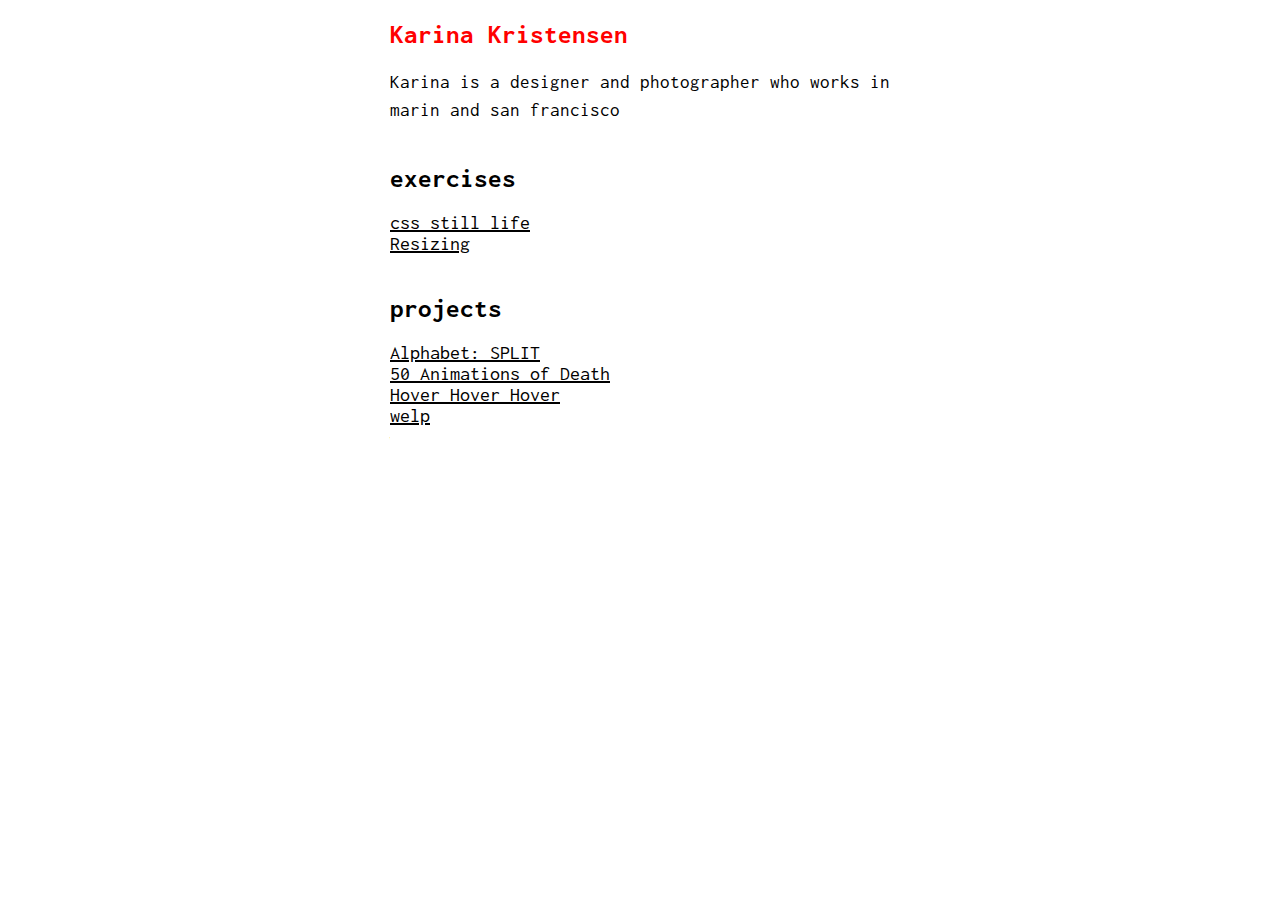
<file: index.html>
<!DOCTYPE html>
<html>

<head>
    <title>Karina Kristensen</title>
    <meta charset="utf-8" />
    <link rel="stylesheet" type="text/css" href="styles/main.css">

    <link href="https://fonts.googleapis.com/css?family=Inconsolata" rel="stylesheet">    
</head>

<body>
    <div id="container">
        
        <!-- about me-->
        <h1>Karina Kristensen</h1>    
        <p class="desc">Karina is a designer and photographer who works in marin and san francisco</p>
        
        <!-- my work -->
        <div id="exercises">
            <h3>exercises</h3>

            <ul>
                <li><a href="codingfromlife-template/index.html" class="works">css still life</a></li>
            </ul>


               <ul>
                <li><a href="file:///Users/karinakristensen/Desktop/CCA/Third%20Semester/INT%202/interactive2/EX%20Resizing/index.html" class="works">Resizing</a></li>
            </ul>
        
        </div>
        
        <div id="projects">
            <h3>projects</h3>
        
            <ul>
                <li><a href="file:///Users/karinakristensen/Desktop/CCA/Third%20Semester/INT%202/interactive2/Alphabet/index.html" class="works">Alphabet: SPLIT</a></li>
            </ul>

            <ul>
                <li><a href="file:///Users/karinakristensen/Desktop/CCA/Third%20Semester/INT%202/interactive2/Project%202/index.html" class="works">50 Animations of Death</a></li>
            </ul>

               <ul>
                <li><a href="file:///Users/karinakristensen/Desktop/CCA/Third%20Semester/INT%202/interactive2/Project%203/index.html" class="works">Hover Hover Hover</a></li>
            </ul>


               <ul>
                <li><a href="file:///Users/karinakristensen/Desktop/CCA/Third%20Semester/INT%202/interactive2/Project%204/index.html" class="works">welp</a></li>
            </ul>



        </div>
    </div>
</body>
</html>
</file>
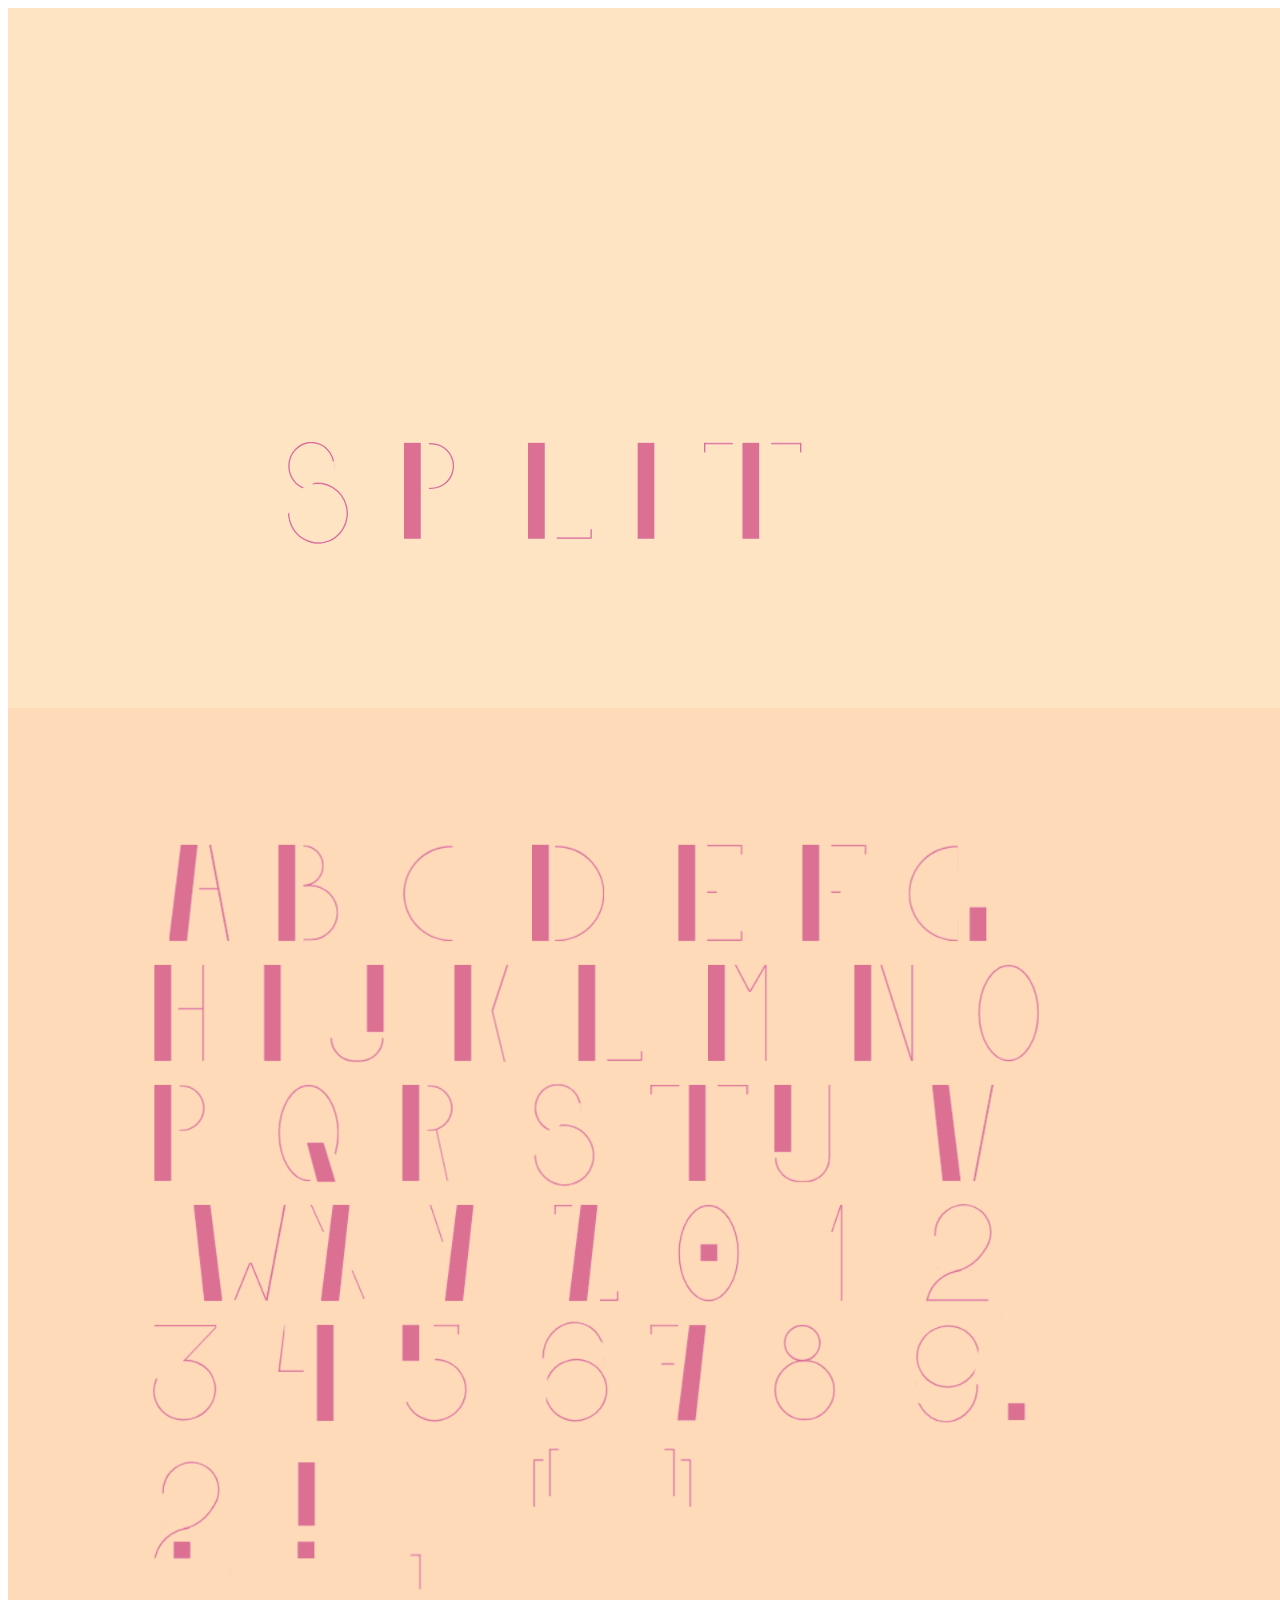
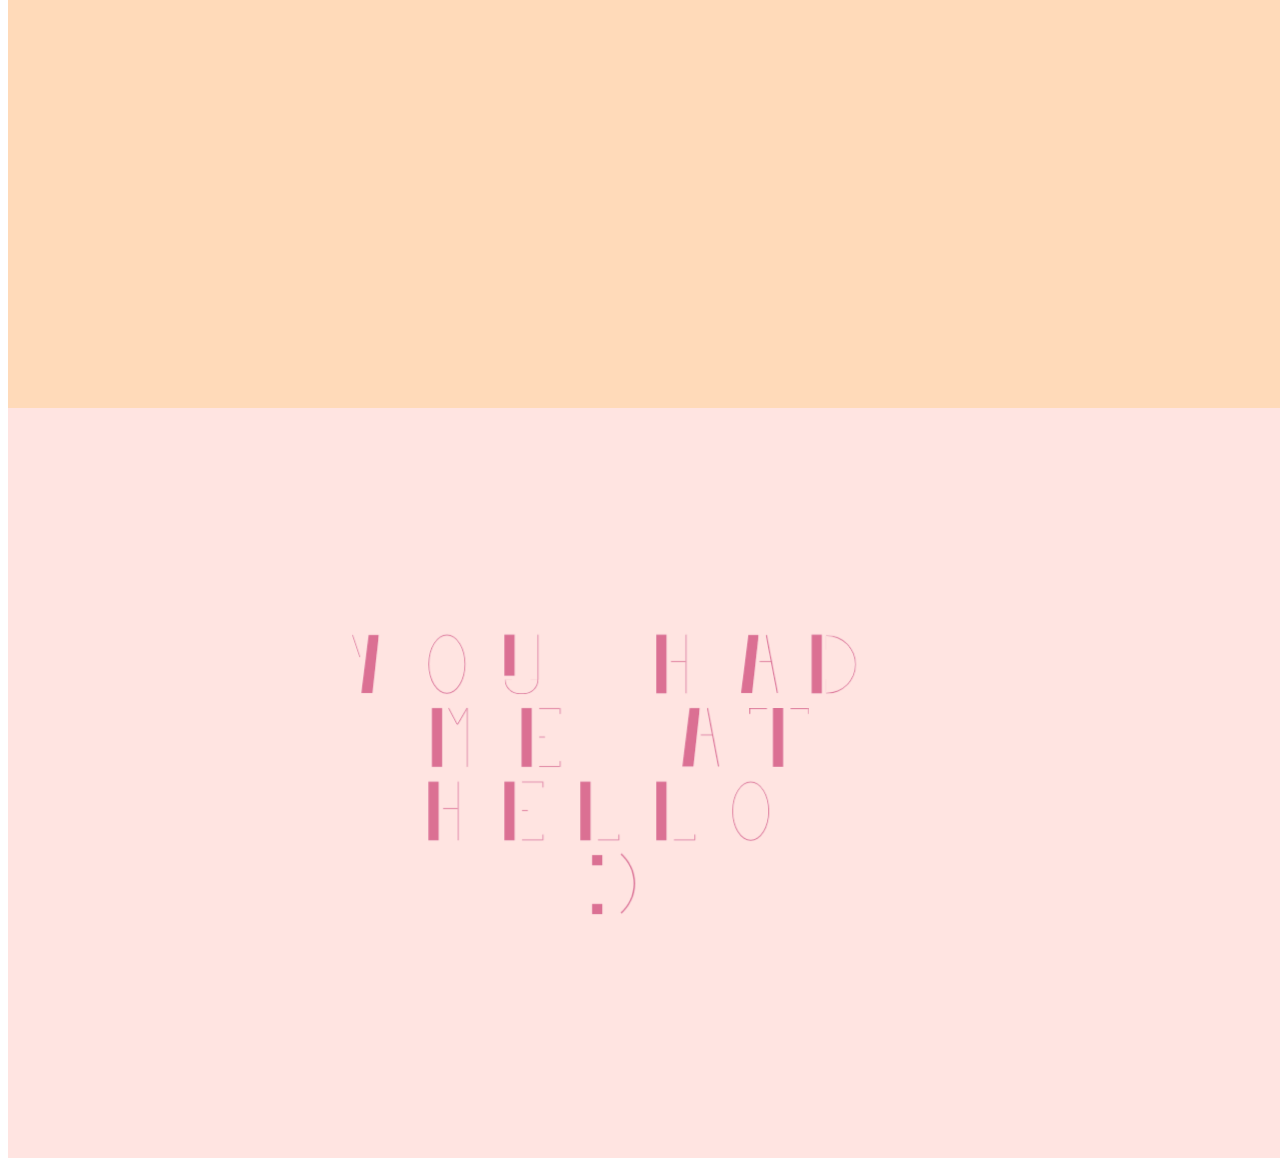
<file: Alphabet/index.html>
<!DOCTYPE html>
<html>

<head>
	<title>SPLIT</title>
	<meta charset="utf-8" />
	<link rel="stylesheet" href="assets/css/main.css" type="text/css"/>
</head>

<body>
<div class="brown"></div>



<div class="name" style="height:800px;overflow: hidden">
    <div style="transform: translateY(calc(50vh - 52px)) scale(0.8);">
        <div class="letter space"></div>
    <div class="S letter">
                    <div class="scurve1"></div>
                    <div class="scurve2"></div>
                    </div>

    <div class="P letter">
                    <div class="stemp"></div>
                    <div class="p"></div>   
                    </div>

    <div class="L letter">
                    <div class="steml"></div>
                    <div class="l1"></div>  
                    <div class="l2"></div>  
                    </div>

    <div class="I letter narrow">
                    <div class="stemi"></div>
                     </div>

    <div class="T letter">
                    <div class="stemt"></div>
                    <div class="t1"></div>
                    <div class="t2"></div>
                    <div class="t3"></div>
                    <div class="t4"></div>
                </div>
            </div>
                </div>



<div class="alphabet">
    <div style="transform: scale(0.8)">
                 <div class="A letter">
                    <div class="stema"></div>
                    <div class="a1"></div>
                    <div class="a2"></div>
                    </div>


                <div class="B letter">
                	<div class="stemb"></div>
                    <div class="b1"></div>
                    <div class="b2"></div>
                    </div>


                <div class="C letter">
                    <div class="c"></div>
                    </div>


                <div class="D letter wide">
                    <div class="stemd"></div>
                    <div class="d"></div>
                    </div>


                <div class="E letter">
                    <div class="steme"></div>
                    <div class="e1"></div>
                    <div class="e2"></div>
                    <div class="e3"></div>
                    <div class="e4"></div>
                    <div class="e5"></div>
                    </div>


                <div class="F letter">
                    <div class="steme"></div>
                    <div class="f1"></div>
                    <div class="f2"></div>
                    <div class="f3"></div>
                    </div>


                <div class="G letter">
                    <div class="stemg"></div>
                    <div class="g"></div>
                    </div>


                <div class="H letter">
                    <div class="stemh"></div>
                    <div class="hvertical"></div>
                    <div class="hhorizontal"></div>
                    </div>


                <div class="I letter narrow">
                    <div class="stemi"></div>
                    </div>


                <div class="J letter">
                    <div class="stemj"></div>
                    <div class="j1"></div>
                    <div class="j2"></div>
                    </div>


                <div class="K letter">
                    <div class="stemk"></div>
                    <div class="k1"></div>
                    <div class="k2"></div>
                    </div>


                <div class="L letter">
                    <div class="steml"></div>
                    <div class="l1"></div>  
                    <div class="l2"></div>  
                    </div>

                
                <div class="M letter wide">
                    <div class="stemm"></div>
                    <div class="m1"></div>
                    <div class="m2"></div>
                    <div class="m3"></div>
                    </div>

                 
                 <div class="N letter">
                    <div class="stemn"></div>
                    <div class="n1"></div>
                    <div class="n2"></div>
                    </div>


                <div class="O letter">
                    <div class="oval"></div>
                    </div>


                <div class="P letter">
                    <div class="stemp"></div>
                    <div class="p"></div>   
                    </div>


                <div class="Q letter">
                    <div class="stemq"></div>
                    <div class="q"></div>   
                    </div>


                <div class="R letter">
                    <div class="stemr"></div>
                    <div class="r1"></div> 
                    <div class="r2"></div>   
                    </div>

                <div class="S letter">
                    <div class="scurve1"></div>
                    <div class="scurve2"></div>
                    </div>


                 <div class="T letter">
                    <div class="stemt"></div>
                    <div class="t1"></div>
                    <div class="t2"></div>
                    <div class="t3"></div>
                    <div class="t4"></div>
                    </div>


                 <div class="U letter">
                    <div class="stemu"></div>
                    <div class="u1"></div>
                    <div class="u2"></div>
                    </div>


                <div class="V letter">
                    <div class="stemv"></div>
                    <div class="v1"></div>
                    </div>


                <div class="W letter wide">
                    <div class="stemw"></div>
                    <div class="w1"></div>
                    <div class="w2"></div>
                    <div class="w3"></div>
                    </div>


                <div class="X letter">
                    <div class="stemx"></div>
                    <div class="x1"></div>
                    <div class="x2"></div>
                    </div>

                <div class="Y letter">
                    <div class="stemy"></div>
                    <div class="y1"></div>
                    </div>


                <div class="Z letter">
                    <div class="stemz"></div>
                    <div class="z1"></div>
                    <div class="z2"></div>
                    <div class="z3"></div>
                    <div class="z4"></div>
                    </div>


    <div class=" letter">
        <div class="zero"></div>
        <div class="stemzero"></div>
    </div>

    <div class="one letter">
        <div class="one1"></div>
        <div class="one2"></div>
    </div>

    <div class="letter two">
        <div class="two1"></div>
        <div class="two2"></div>
        <div class="two3"></div>
        <div class="two4"></div>
    </div>

    <div class="letter three">
        <div class="three1"></div>
        <div class="three2"></div>
        <div class="three3"></div>
    </div>

    <div class="letter four">
        <div class="stemfour"></div>
        <div class="four1"></div>
        <div class="four2"></div>
    </div>

    <div class="letter five">
        <div class="stemfive"></div>
        <div class="five1"></div>
        <div class="five2"></div>
        <div class="five3"></div>
    </div>

    <div class="letter six">
        <div class="six1"></div>
        <div class="six2"></div>
    </div>

    <div class="letter seven">
        <div class="stemseven"></div>
        <div class="seven1"></div>
        <div class="seven2"></div>
        <div class="seven3"></div>
    </div>

    <div class="letter eight">
        <div class="eight1"></div>
        <div class="eight2"></div>
    </div>

    <div class="letter nine">
        <div class="nine1"></div>
        <div class="nine2"></div>
    </div>

    <div class="letter period">
    </div>

    <div class="letter question">
        <div class="questioncurve1"></div>
        <div class="questioncurve2"></div>
        <div class="questioncurve3"></div>
        <div class="stemquestion"></div>
    </div>

    <div class="letter exclamation">
        <div class="stemexclamation"></div>
        <div class="exclamationline"></div>
    </div>

    <div class="letter comma">
        <div class="comma1"></div>
        <div class="comma2"></div>
    </div>


    <div class="letter firstquote">
        <div class="firstquote11"></div>
        <div class="firstquote12"></div>
        <div class="firstquote21"></div>
        <div class="firstquote22"></div>
    </div>

    <div class="letter endquote">
        <div class="endquote11"></div>
        <div class="endquote12"></div>
        <div class="endquote21"></div>
        <div class="endquote22"></div>
    </div>




</div>
</div>

<div class="pink">            
<div class="sentence"style="height:800px;overflow: hidden">
    <div style="transform: scale(0.7)">
                   <div class="Y letter">
                    <div class="stemy"></div>
                    <div class="y1"></div>
                    </div>

                <div class="O letter">
                    <div class="oval"></div>
                    </div>

                 <div class="U letter">
                    <div class="stemu"></div>
                    <div class="u1"></div>
                    <div class="u2"></div>
                    </div>

<div class="letter space"></div>

                <div class="H letter">
                    <div class="stemh"></div>
                    <div class="hvertical"></div>
                    <div class="hhorizontal"></div>
                    </div>

                 <div class="A letter">
                    <div class="stema"></div>
                    <div class="a1"></div>
                    <div class="a2"></div>
                    </div>

                <div class="D letter wide">
                    <div class="stemd"></div>
                    <div class="d"></div>
                    </div>

<div class="letter space"></div>

                <div class="M letter wide">
                    <div class="stemm"></div>
                    <div class="m1"></div>
                    <div class="m2"></div>
                    <div class="m3"></div>
                    </div>

                <div class="E letter">
                    <div class="steme"></div>
                    <div class="e1"></div>
                    <div class="e2"></div>
                    <div class="e3"></div>
                    <div class="e4"></div>
                    <div class="e5"></div>
                    </div>

<div class="letter space"></div>

                 <div class="A letter">
                    <div class="stema"></div>
                    <div class="a1"></div>
                    <div class="a2"></div>
                    </div>

                 <div class="T letter">
                    <div class="stemt"></div>
                    <div class="t1"></div>
                    <div class="t2"></div>
                    <div class="t3"></div>
                    <div class="t4"></div>
                    </div>

<div class="letter space"></div>
<div class="letter space"></div>


                <div class="H letter">
                    <div class="stemh"></div>
                    <div class="hvertical"></div>
                    <div class="hhorizontal"></div>
                    </div>

                <div class="E letter">
                    <div class="steme"></div>
                    <div class="e1"></div>
                    <div class="e2"></div>
                    <div class="e3"></div>
                    <div class="e4"></div>
                    <div class="e5"></div>
                    </div>

                <div class="L letter">
                    <div class="steml"></div>
                    <div class="l1"></div>  
                    <div class="l2"></div>  
                    </div>

                <div class="L letter">
                    <div class="steml"></div>
                    <div class="l1"></div>  
                    <div class="l2"></div>  
                    </div>

                <div class="O letter">
                    <div class="oval"></div>
                    </div>

                    <div class="letter space"></div><div class="letter space"></div><div class="letter space"></div><div class="letter space"></div>

                <div class="letter colon">
                    <div class="colon1"></div>
                    <div class="colon2"></div>
                    </div>

                <div class="letter curve">
                </div>

</div></div>    

</body>

</html>
</file>
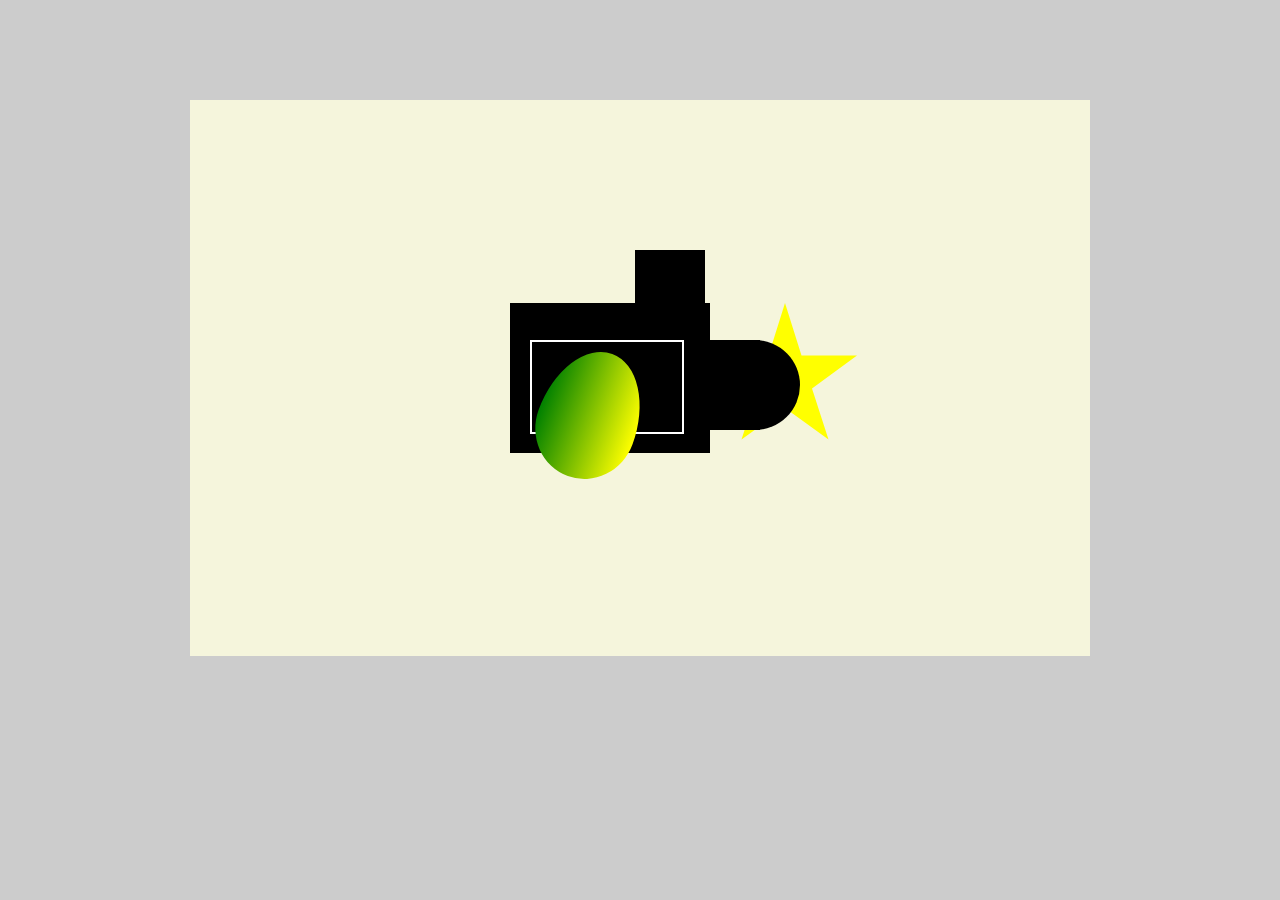
<file: codingfromlife-template/index.html>
<!DOCTYPE html>
<html>

<head>
	<title>CSS Still Life</title>
	<meta charset="utf-8" />
	<link rel="stylesheet" href="assets/css/main.css" type="text/css" />
</head>

<body>
    <div class="stage">
    	<div id="square"></div>
    	<div id="circle"></div>
    	<div id="pear"></div>
    	<div id="clip"></div>
    	<div id="smallsquare"></div>
    	<div id="lens"></div>
    	<div id="innersquare"></div>
    </div>
</body>

</html>
</file>
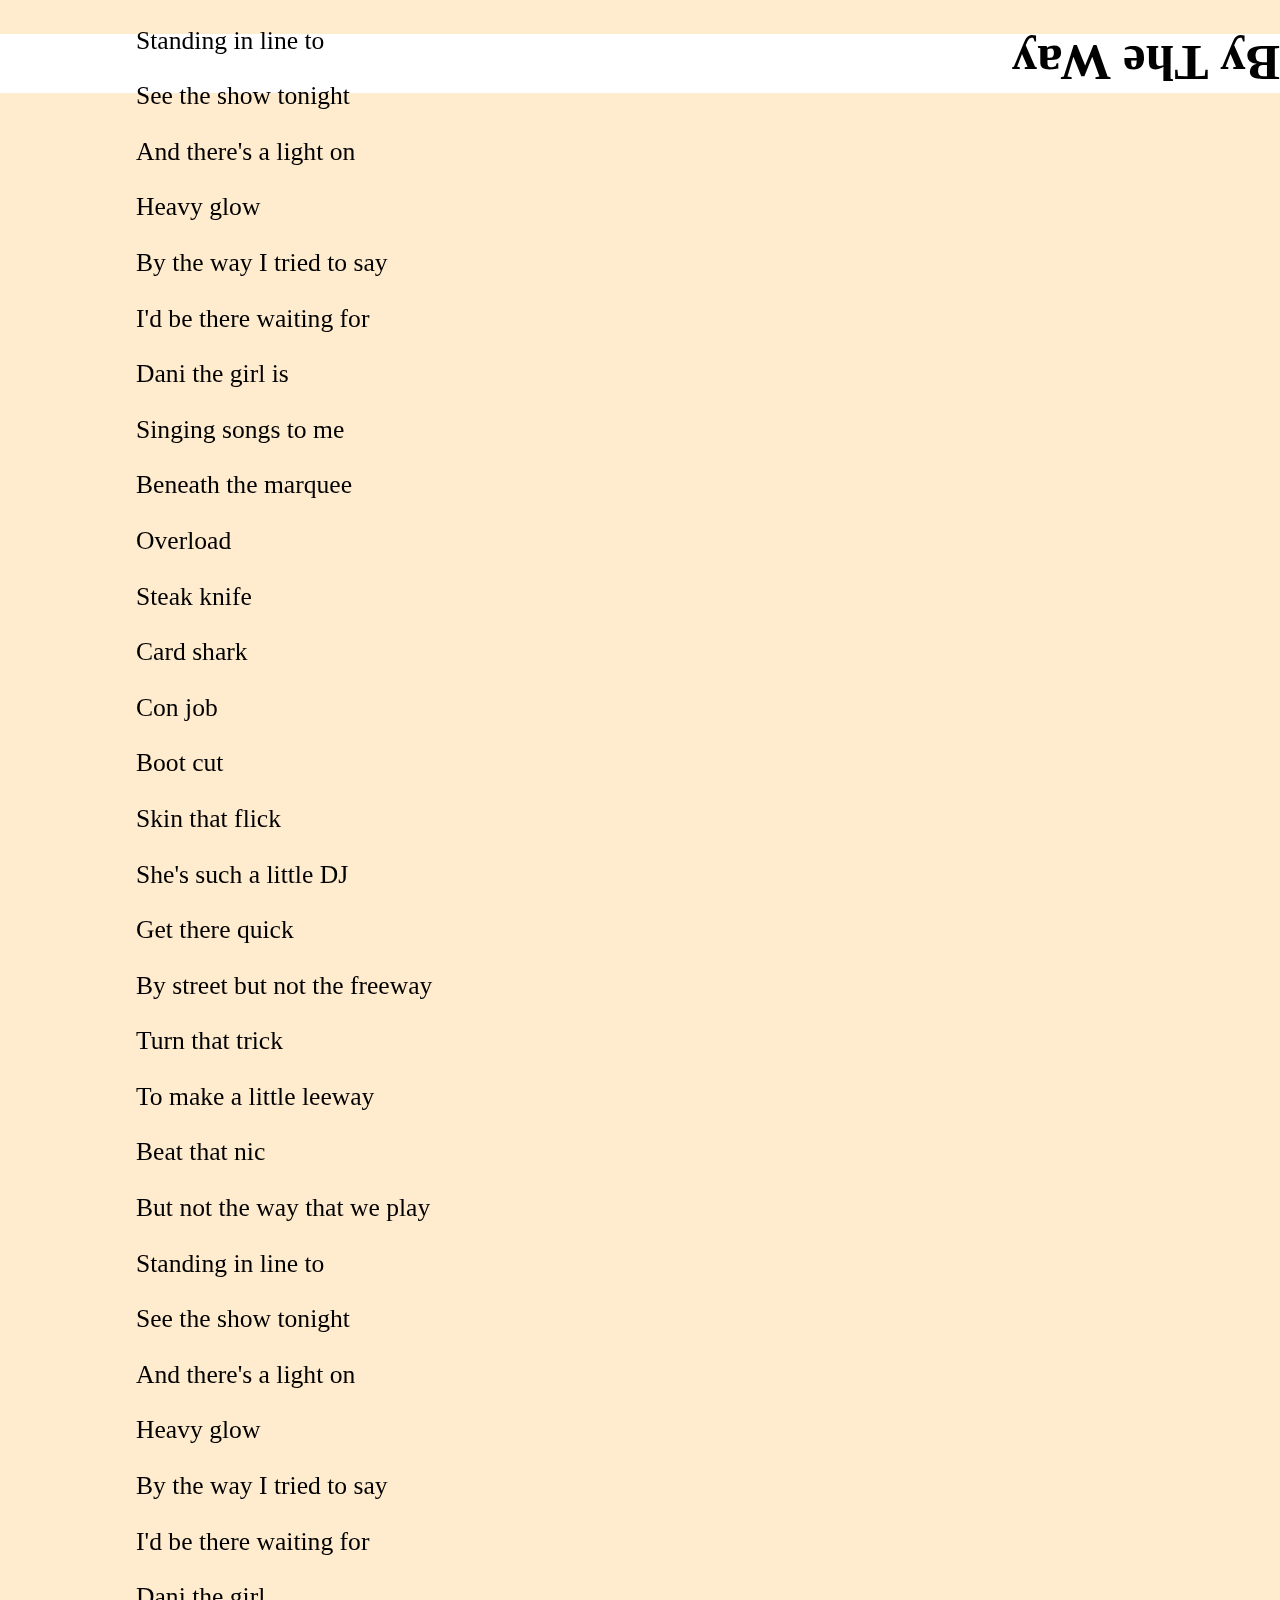
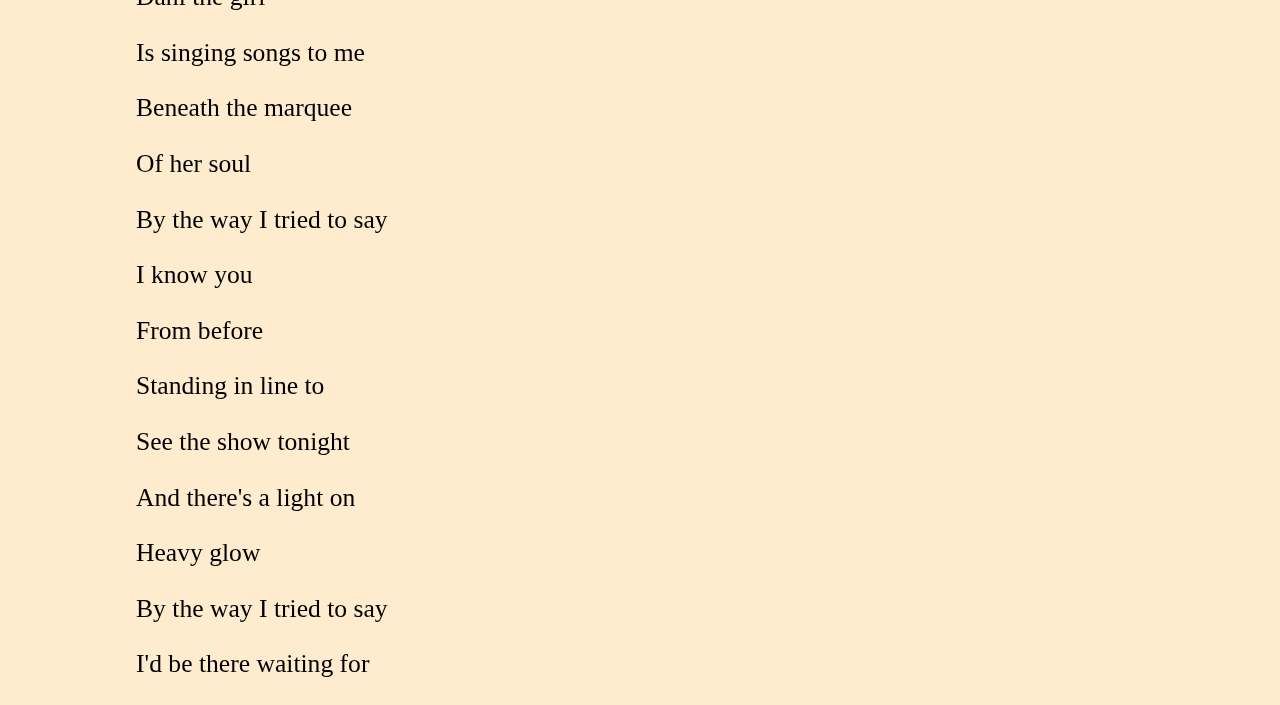
<file: EX Resizing/index.html>
<!DOCTYPE html>
<html lang="en">
  <head>
    <title>By The Way</title>
    <meta charset="utf-8">
    <meta http-equiv="X-UA-Compatible" content="IE=edge">
    <meta name="viewport" content="width=device-width, initial-scale=1">
    
    <!-- import the webpage's stylesheet -->
    <link rel="stylesheet" href="assets/css/main.css">
    
    <!-- import the webpage's javascript file -->
    <script src="javas.js" defer></script>
  </head>  
  <body>
    <h1>By The Way</h1>
    <div class="copy">
      <p>
Standing in line to </p>
<p>
See the show tonight </p>
<p>
And there's a light on</p>
<p>
Heavy glow</p>
<p>
By the way I tried to say</p>
<p>
I'd be there waiting for</p>
<p>
Dani the girl is</p>
<p>
Singing songs to me</p>
<p>
Beneath the marquee</p>
<p>
Overload</p>

<p>
Steak knife</p>
<p>
Card shark</p>
<p>
Con job</p>
<p>
Boot cut</p>


<p>
Skin that flick</p>
<p>
She's such a little DJ</p>
<p>
Get there quick</p>
<p>
By street but not the freeway</p>
<p>
Turn that trick</p>
<p>
To make a little leeway</p>
<p>
Beat that nic</p>
<p>
But not the way that we play</p>


<p>
Standing in line to</p>
<p>
See the show tonight</p>
<p>
And there's a light on</p>
<p>
Heavy glow</p>
<p>
By the way I tried to say</p>
<p>
I'd be there waiting for</p>
<p>
Dani the girl</p>
<p>
Is singing songs to me</p>
<p>
Beneath the marquee</p>
<p>
Of her soul</p>
<p>
By the way I tried to say</p>
<p>
I know you</p>
<p>
From before</p>

<p>
Standing in line to</p>
<p>
See the show tonight</p>
<p>
And there's a light on</p>
<p>
Heavy glow</p>
<p>
By the way I tried to say</p>
<p>
I'd be there waiting for</p>

      </p>
 
      </p>
      
    </div>
  </body>
</html>
</file>
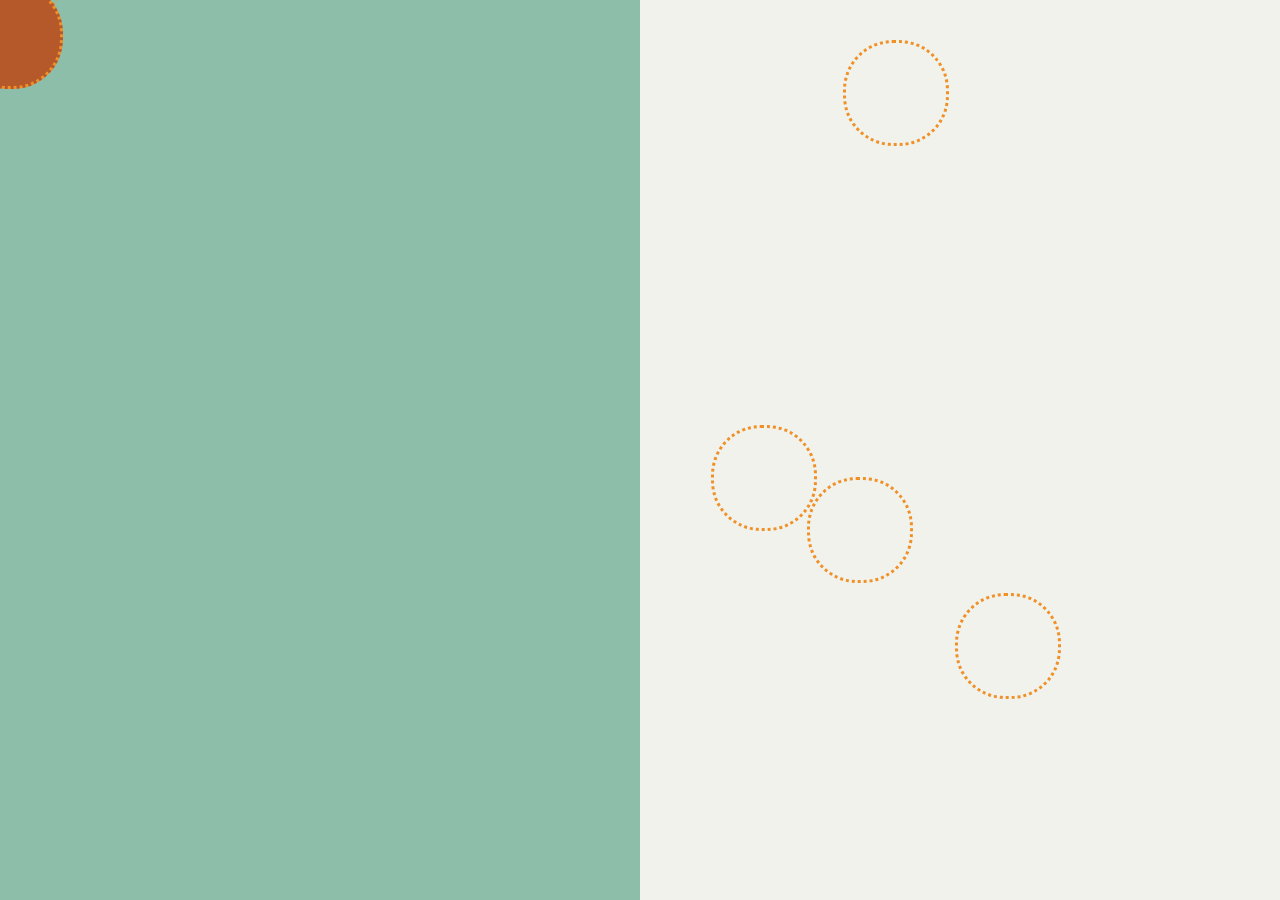
<file: Project 3/index.html>
<!DOCTYPE html>
<html>

<head>
    <title>Project 3</title>
    <meta charset="utf-8" />
    <link rel="stylesheet" href="assets/css/main.css" type="text/css"/>
    <script src="jquery.js"></script>
    <script src="javas.js"></script>


</head>

<body>
    <div class="container">
      <div class="left" onmouseover="this.style.background='#8cbeaa';" onmouseout="this.style.background='#f0f2eb';">
          <div class="circle" id="c1"></div>
          <div class="circle" id="c2"></div>
          <div class="circle" id="c3"></div>
          <div class="circle" id="c4"></div>
          </div>
      <div class="right" onmouseover="this.style.background='#8cbeaa';" onmouseout="this.style.background='#f0f2eb';">
          <div class="circle" id="c5"></div>
          <div class="circle" id="c6"></div>
          <div class="circle" id="c7"></div>
          <div class="circle" id="c8"></div>
          </div>


          <div class="brown"></div>

</div>




</body>

</html>
</file>
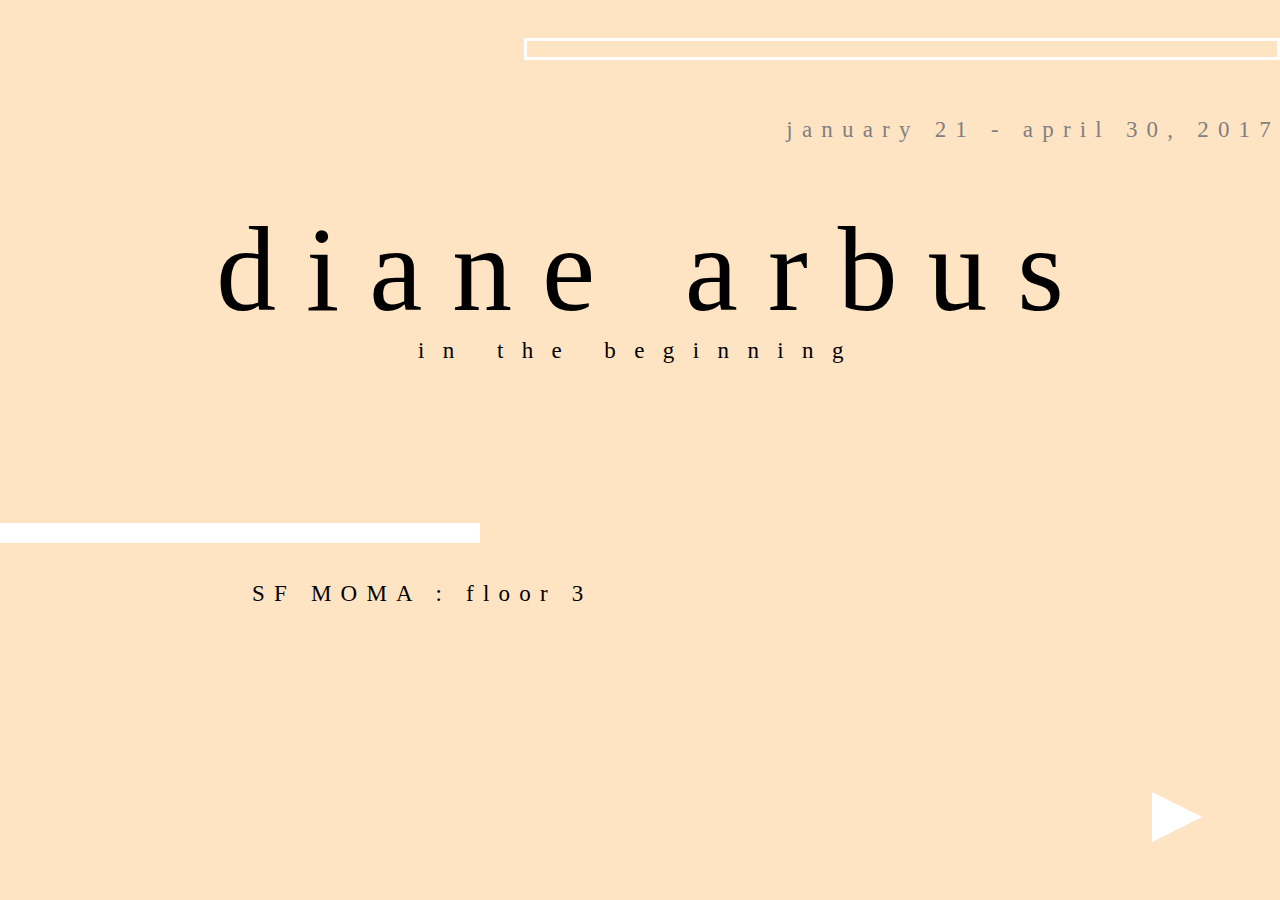
<file: Project 4/index.html>
<!DOCTYPE html>
<html>

<head>
    <title>Project 4</title>
    <meta charset="utf-8" />
    <link rel="stylesheet" href="assets/css/main.css" type="text/css"/>
    <script src="jquery.js"></script>



</head>

<body>
<div class="rectangle1"></div>
<div class="rectangle2"></div>
<div class="diane"> d i a n e &nbsp a r b u s  </div>
<!-- <div class="triangle-right"></div> -->
<a href="page1.html" class="triangle-right"></a>
<div class="date">january 21 - april 30, 2017</div>
<div class="location">SF MOMA : floor 3</div>   
<div class="name">in the beginning</div>   
 




</body>

</html>
</file>
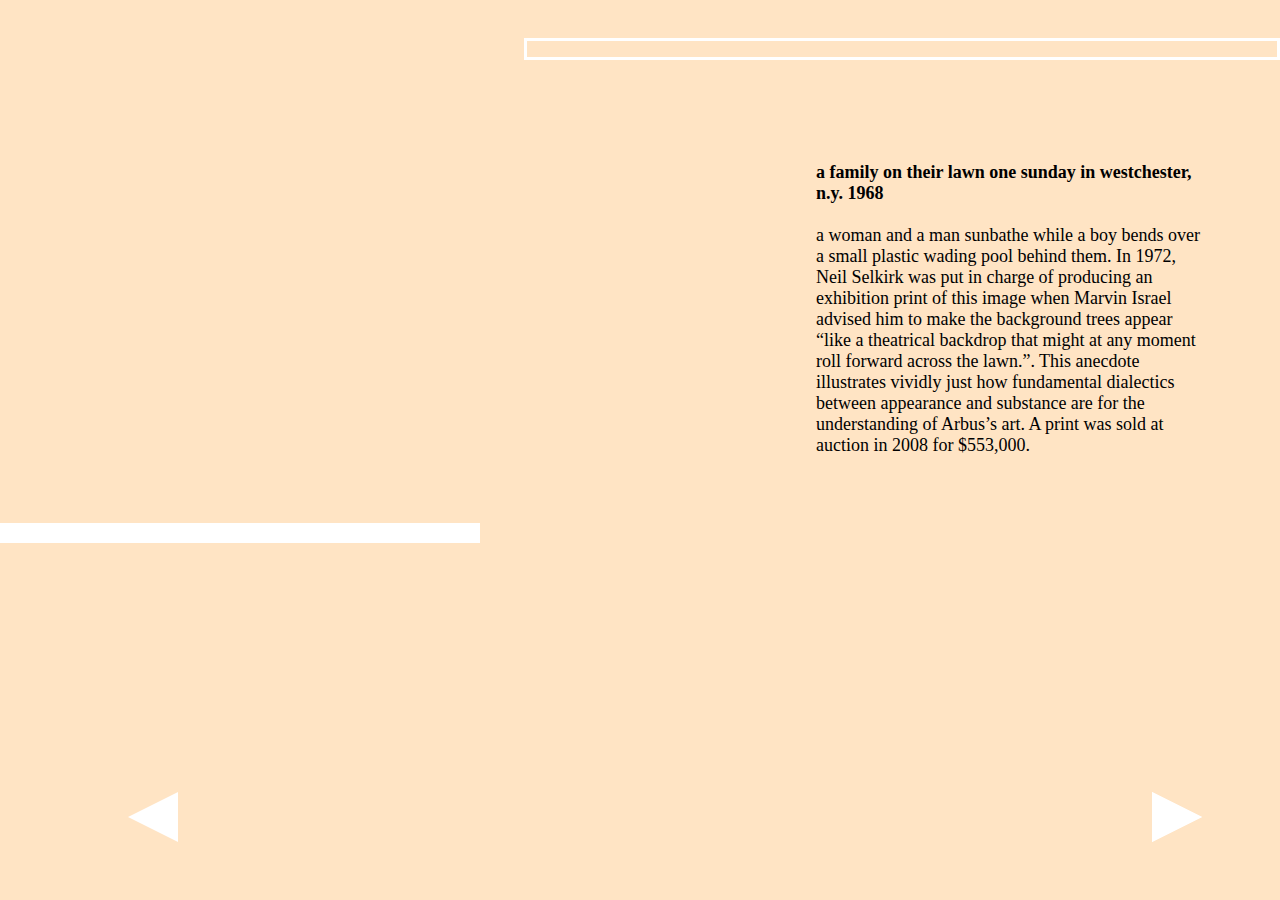
<file: Project 4/page1.html>
<!DOCTYPE html>
<html>

<head>
    <title>Project 4</title>
    <meta charset="utf-8" />
    <link rel="stylesheet" href="assets/css/main.css" type="text/css"/>
    <script src="jquery.js"></script>
    <script src="javas.js"></script>


</head>

<body>
<div class="rectangle1"></div>
<div class="rectangle2"></div>
<div class="triangle-right"></div>
<a href="index.html" class="triangle-left"></a>
<a href="page2.html" class="triangle-right"></a>
<div class="image1"></div>
<div class="image2"></div>
<div class="image3"></div>

 <div class="text1"><strong>a family on their lawn one sunday in westchester, n.y. 1968 </strong><br><br>

a woman and a man sunbathe while a boy bends over a small plastic wading pool behind them. In 1972, Neil Selkirk was put in charge of producing an exhibition print of this image when Marvin Israel advised him to make the background trees appear “like a theatrical backdrop that might at any moment roll forward across the lawn.”. This anecdote illustrates vividly just how fundamental dialectics between appearance and substance are for the understanding of Arbus’s art. A print was sold at auction in 2008 for $553,000.</div>




</body>

</html>
</file>
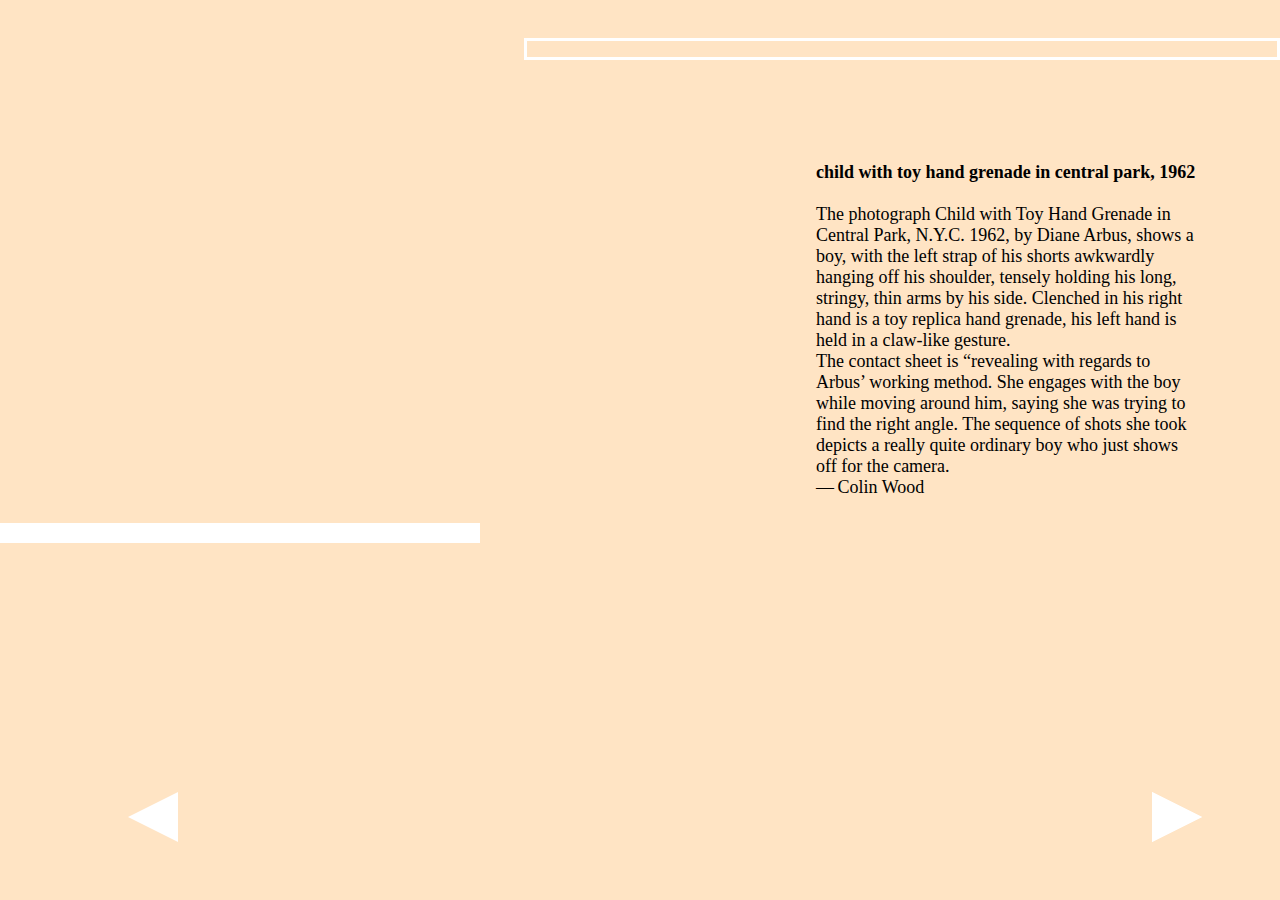
<file: Project 4/page2.html>
<!DOCTYPE html>
<html>

<head>
    <title>Project 4</title>
    <meta charset="utf-8" />
    <link rel="stylesheet" href="assets/css/main.css" type="text/css"/>
    <script src="jquery.js"></script>
    <script src="javas.js"></script>


</head>

<body>
<div class="rectangle1"></div>
<div class="rectangle2"></div>
<div class="triangle-right"></div>
<a href="page1.html" class="triangle-left"></a>
<a href="page3.html" class="triangle-right"></a>
<div class="image21"></div>
<div class="image22"></div>
<div class="image23"></div>

 <div class="text2"><strong>child with toy hand grenade in central park, 1962</strong><br><br>

The photograph Child with Toy Hand Grenade in Central Park, N.Y.C. 1962, by Diane Arbus, shows a boy, with the left strap of his shorts awkwardly hanging off his shoulder, tensely holding his long, stringy, thin arms by his side. Clenched in his right hand is a toy replica hand grenade, his left hand is held in a claw-like gesture.
<br>
The contact sheet is “revealing with regards to Arbus’ working method. She engages with the boy while moving around him, saying she was trying to find the right angle. The sequence of shots she took depicts a really quite ordinary boy who just shows off for the camera.
<br>
— Colin Wood</div>




</body>

</html>
</file>
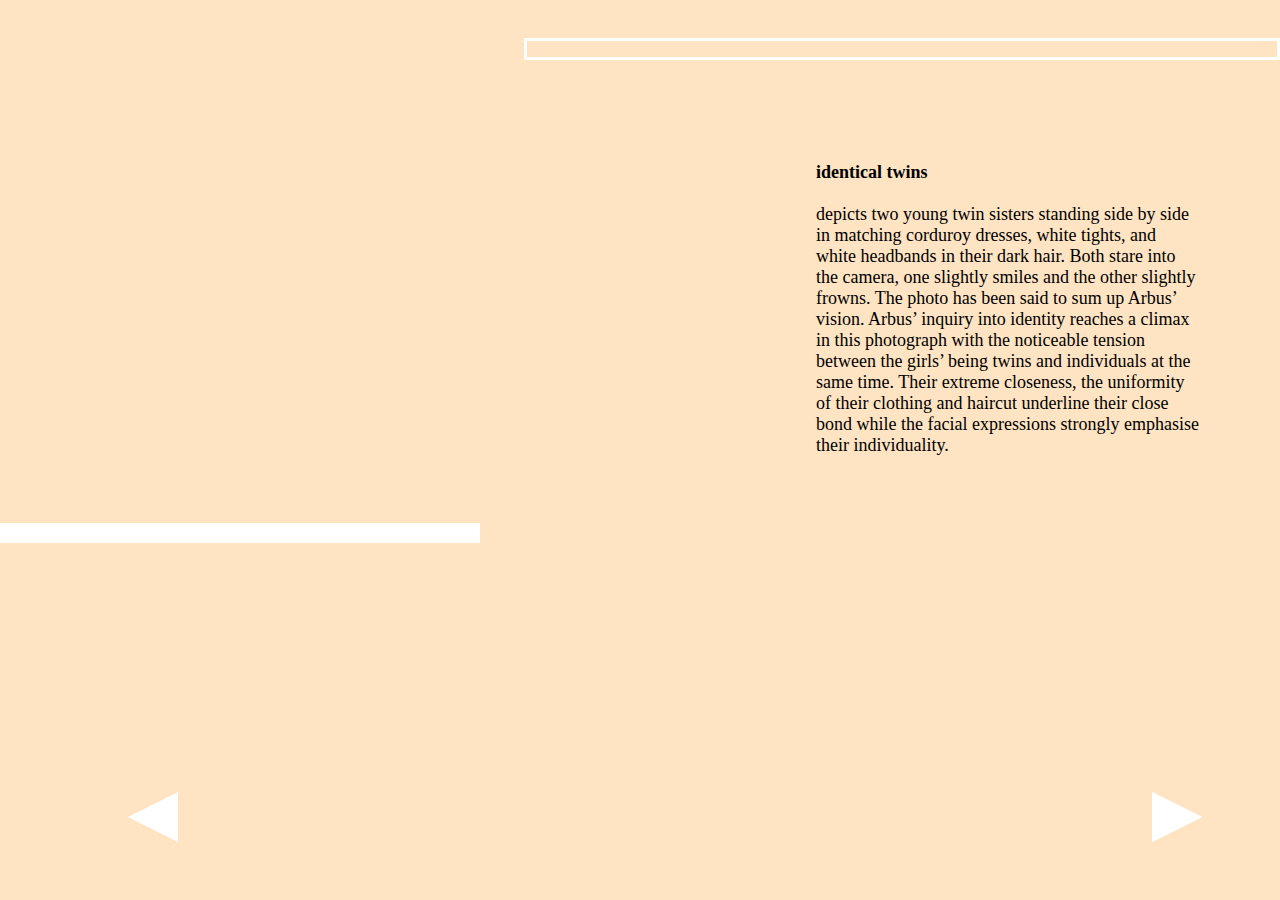
<file: Project 4/page3.html>
<!DOCTYPE html>
<html>

<head>
    <title>Project 4</title>
    <meta charset="utf-8" />
    <link rel="stylesheet" href="assets/css/main.css" type="text/css"/>
    <script src="jquery.js"></script>
    <script src="javas.js"></script>


</head>

<body>
<div class="rectangle1"></div>
<div class="rectangle2"></div>
<div class="triangle-right"></div>
<a href="page2.html" class="triangle-left"></a>
<a href="page4.html" class="triangle-right"></a>
<div class="image31"></div>
<div class="image32"></div>
<div class="image33"></div>

 <div class="text3"><strong>identical twins</strong><br><br>

depicts two young twin sisters standing side by side in matching corduroy dresses, white tights, and white headbands in their dark hair. Both stare into the camera, one slightly smiles and the other slightly frowns. The photo has been said to sum up Arbus’ vision. Arbus’ inquiry into identity reaches a climax in this photograph with the noticeable tension between the girls’ being twins and individuals at the same time. Their extreme closeness, the uniformity of their clothing and haircut underline their close bond while the facial expressions strongly emphasise their individuality.


</div>




</body>

</html>
</file>
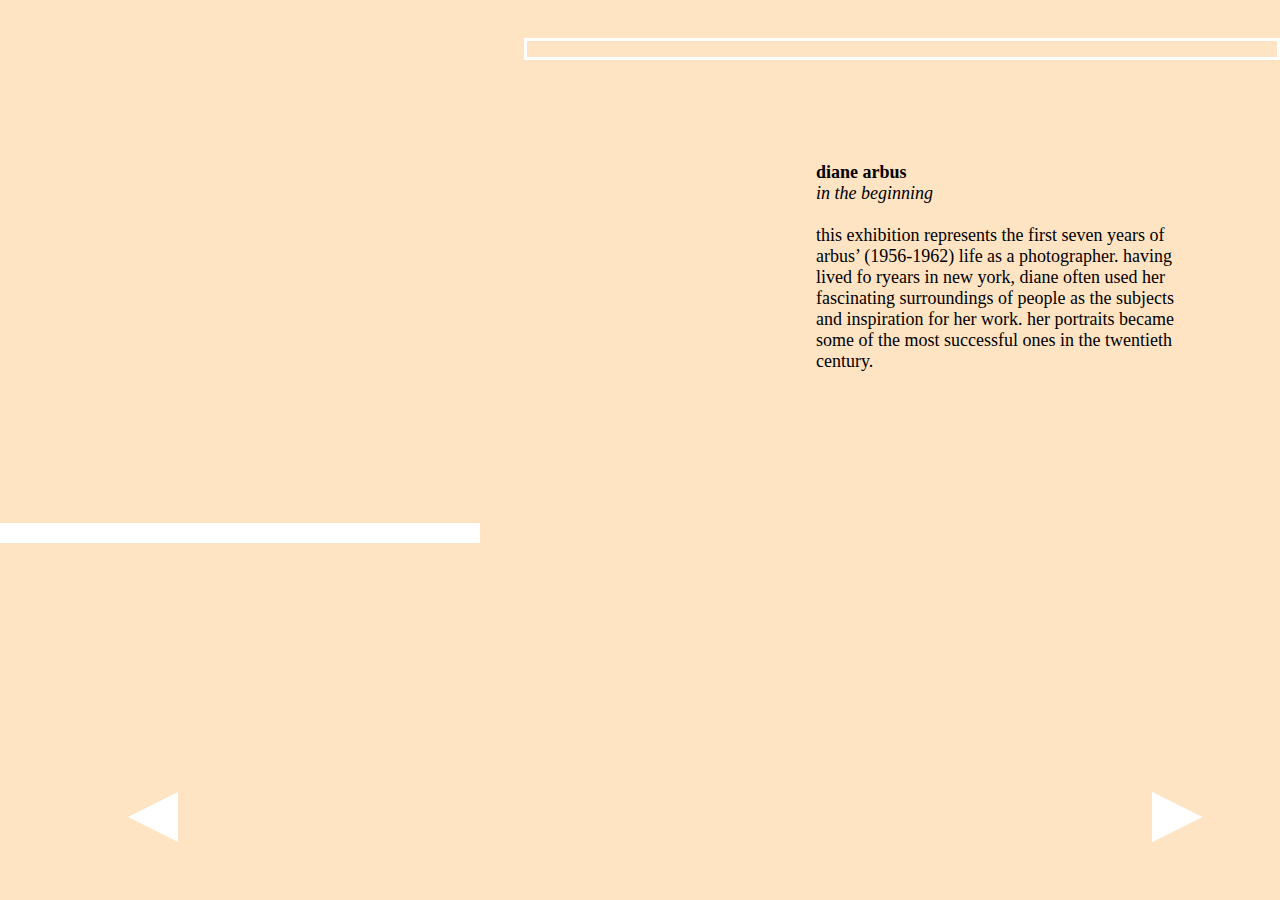
<file: Project 4/page4.html>
<!DOCTYPE html>
<html>

<head>
    <title>Project 4</title>
    <meta charset="utf-8" />
    <link rel="stylesheet" href="assets/css/main.css" type="text/css"/>
    <script src="jquery.js"></script>
    <script src="javas.js"></script>


</head>

<body>
<div class="rectangle1"></div>
<div class="rectangle2"></div>
<div class="triangle-right"></div>
<a href="page3.html" class="triangle-left"></a>
<a href="page5.html" class="triangle-right"></a>
<div class="image41"></div>
<div class="image42"></div>
<div class="image43"></div>

 <div class="text4"><strong>diane arbus</strong><br><i> in the beginning </i><br><br>

this exhibition represents the first seven years of arbus’ (1956-1962) life as a photographer. having lived fo ryears in new york, diane often used her fascinating surroundings of people as the subjects and inspiration for her work. her portraits became some of the most successful ones in the twentieth century.


</div>




</body>

</html>
</file>
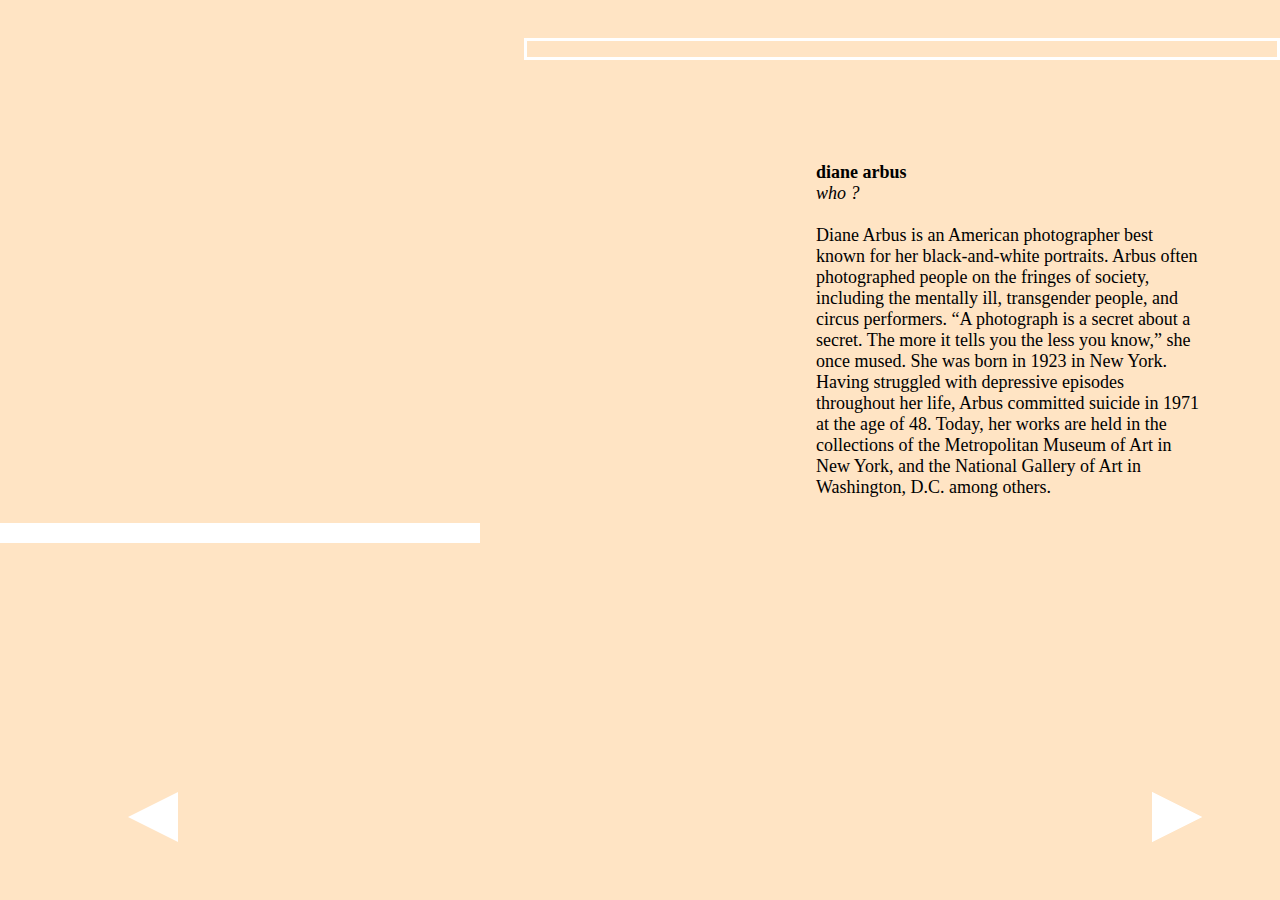
<file: Project 4/page5.html>
<!DOCTYPE html>
<html>

<head>
    <title>Project 4</title>
    <meta charset="utf-8" />
    <link rel="stylesheet" href="assets/css/main.css" type="text/css"/>
    <script src="jquery.js"></script>


</head>

<body>
<div class="rectangle1"></div>
<div class="rectangle2"></div>
<div class="triangle-right"></div>
<a href="page4.html" class="triangle-left"></a>
<a href="index.html" class="triangle-right"></a>
<div class="image51"></div>
<div class="image52"></div>
<div class="image53"></div>

 <div class="text5"><strong>diane arbus</strong><br><i> who ? </i><br><br>

Diane Arbus is an American photographer best known for her black-and-white portraits. Arbus often photographed people on the fringes of society, including the mentally ill, transgender people, and circus performers. “A photograph is a secret about a secret. The more it tells you the less you know,” she once mused. She was born in 1923 in New York. Having struggled with depressive episodes throughout her life, Arbus committed suicide in 1971 at the age of 48. Today, her works are held in the collections of the Metropolitan Museum of Art in New York, and the National Gallery of Art in Washington, D.C. among others.


</div>




</body>

</html>
</file>
<file: styles/main.css>
* {
	padding: 0px;
	margin: 0px;
}

body {
	font-family: 'Inconsolata', monospace;
	font-size: 20px;
	font-weight: normal;
}

/* this is a comment */

#container {
	width:500px;
	margin: 0 auto;
}

#exercises, #projects {
	margin: 40px 0px;
}

h1 {
	color:red;
}

h1, h2, h3 {
	margin: 20px 0;
    font-size:20pt;
} 

p {
	margin: 20px 0;
	font-size:14pt;
	line-height: 150%;
}

ul {
	list-style-type: none;
}

a {
	color:black;
}

a:hover {
	color:red;
}
</file>
<file: Alphabet/assets/css/main.css>
.name {
	background-color: #FFE4C4;
    width: 100vw;
    margin-left: 0px;
    margin-right: 0px;
    display:block;
    }


.brown {
    margin-top: 700px;
    margin-left: 0px;
    margin-right: 0px;
    background-color: #FFDAB9;
    width: 100vw;
    height: 1300px;
    position: absolute;
}


.pink {
    margin-top: 1200px;
    margin-left: 0px;
    margin-right: 0px;
    background-color: #FFE4E1;
    width: 100vw;
    height: 750px;
    position: absolute;
}



/*this is stuff about letters*/
.letter {
    position:relative;
    width:125px;
    height:130px;
    float:left;
    margin-right:30px;
    margin-top: 20px;
    display: grid;
    display:grid;
    transform: scale(0.6);
    filter: drop-shadow(white 0px 0px 0);
    transition: all 200ms ease;
    transform: scale(0.6);
}

.letter:hover {
  filter:drop-shadow(white 25px 25px 0);
}

.letter.wide {
    position:relative;
    width:160px;
    float:left;
    margin-right:30px;
    transform: scale(0.6);
}

.letter.narrow {
    position: relative;
    width: 35px;
    float: left;
    margin-right: 30px;
    transform: scale(0.6);
}

.number{
    position:relative;
    width:125px;
    height:130px;
    float:left;
    margin-right:30px;
    margin-top: 20px;
    display: grid;
    display:grid;
    transform: scale(0.6);
    filter: drop-shadow(white 0px 0px 0);
    transition: all 200ms ease;
    transform: scale(0.6);
}

.sentence{
    position:relative;
    width:1185px;
    height:auto;
    float:left;
    margin-left:30px;
/*    margin-top: 20px;*/
    display: grid;
    transform: scale(0.7);
}





element.style{
    filter:drop-shadow(white 0 0 0);

}







/*A*/

        .stema{
            width: 100px;
            height: 200px;
            margin-left: 30px;
            -webkit-clip-path: polygon(25% 0%, 60% 0, 38% 100%, 0% 100%);
            clip-path: polygon(25% 0%, 60% 0, 38% 100%, 0% 100%);
            background: #DB7093;
            position: absolute;
        }

        .a1{
            width: 200px;
            height: 200px;
            margin-right: 20px;
            -webkit-clip-path: polygon(57% 0, 59% 0, 78% 100%, 76% 100%);
            clip-path: polygon(57% 0, 59% 0, 78% 100%, 76% 100%);
            background: #DB7093;
            position: absolute;
        }

        .a2{
            width: 40px;
            height: 3px;
            margin-top: 90px;
            margin-left: 93px;
            background: #DB7093;
            position: absolute;
        }




/*B*/


        .stemb {
        	width: 35px;
            height: 200px;
            background: #DB7093;
            position: absolute;
            }


        .b1 {
        	margin-top: 22px;
        	margin-left:30px;
            width: 80px;
            height: 40px;
            background-color: none;
            border-top-left-radius: 110px;
            border-top-right-radius: 110px;
            border: 3px solid #DB7093;
            border-bottom: 0;
            transform: rotate(90deg);
            position: absolute;
        }

        .b2{
        	margin-top: 105px;
        	margin-left:30px;
            width: 110px;
            height: 70px;
            background-color: none;
            border-top-left-radius: 110px;
            border-top-right-radius: 110px;
            border: 3px solid #DB7093;
            border-bottom: 0;
            transform: rotate(90deg);
            position: absolute;
        }



/*C*/

        .c{
            margin-top: 50px;
            margin-left: -46px;
            width: 193px;
            height: 100px;
            background-color: none;
            border-top-left-radius: 110px;
            border-top-right-radius: 110px;
            border: 3px solid #DB7093;
            border-bottom: 0;
            transform: rotate(270deg);
            position: absolute;  
        }


/*D*/

        .stemd {
        	width: 35px;
            height: 200px;
            background: #DB7093;
            position: absolute;
            }


            .d {
        	margin-top: 50px;
            width: 193px;
            height: 100px;
            background-color: none;
            border-top-left-radius: 110px;
            border-top-right-radius: 110px;
            border: 3px solid #DB7093;
            border-bottom: 0;
            transform: rotate(90deg);
            position: absolute;
        }

/*E*/

        .steme{
            width: 35px;
            height: 200px;
            background: #DB7093;
            position: absolute;
        }

        .e1{
            margin-left: 60px;
            margin-top:197px;
            width: 70px;
            height: 3px;
            background: #DB7093;
            position: absolute;
        }

        .e2{
            width: 3px;
            height: 20px;
            margin-top:180px;
            margin-left:130px;
            background: #DB7093;
            position: absolute; 
        }

        .e3{
            margin-left: 60px;
            margin-top:97px;
            width: 20px;
            height: 3px;
            background: #DB7093;
            position: absolute;
        }

        .e4{
            margin-left: 60px;
            width: 70px;
            height: 3px;
            background: #DB7093;
            position: absolute;
        }

        .e5{
            width: 3px;
            height: 20px;
            margin-left:130px;
            background: #DB7093;
            position: absolute; 
        }


/*F*/

        .stemf {
            width: 35px;
            height: 200px;
            background: #DB7093;
            position: absolute;
            }

        .f1{
            margin-left: 60px;
            width: 70px;
            height: 3px;
            background: #DB7093;
            position: absolute;
        }

        .f2{
            width: 3px;
            height: 20px;
            margin-left:130px;
            background: #DB7093;
            position: absolute; 
        }

        .f3{
            margin-left: 60px;
            margin-top:97px;
            width: 20px;
            height: 3px;
            background: #DB7093;
            position: absolute;
        }

/*G*/


        .stemg {
            width: 35px;
            height: 70px;
            margin-top: 130px;
            margin-left: 90px;
            background: #DB7093;
            position: absolute;
            }

        .g {
            margin-top: 50px;
            margin-left: -85px;
            width: 193px;
            height: 100px;
            background-color: none;
            border-top-left-radius: 110px;
            border-top-right-radius: 110px;
            border: 3px solid #DB7093;
            border-bottom: 0;
            transform: rotate(270deg);
            position: absolute;  
        }

/*H*/

        .stemh {
            /*margin-left: 930px;*/
            width: 35px;
            height: 200px;
            background: #DB7093;
            position: absolute;
            }


        .hvertical {
            margin-left: 100px;
            width: 3px;
            height: 200px;
            background: #DB7093;
            position: absolute;
        }

        .hhorizontal {
            margin-left: 50px;
            margin-top: 90px;
            width: 50px;
            height: 3px;
            background: #DB7093;
            position: absolute;
        }


/*I*/

        .stemi {
            /*margin-left: 620px;*/
            width: 35px;
            height: 200px;
            background: #DB7093;
            position: absolute;
            }

/*J*/

        .stemj {
            /*margin-left: 620px;*/
            margin-left: 76px;
            width: 35px;
            height: 140px;
            background: #DB7093;
            position: absolute;
            }

        .j1 {
            margin-top: 152px;
            width: 105px;
            height: 47px;
            border-top-left-radius: 110px;
            border-top-right-radius: 110px;
            border: 3px solid #DB7093;
            border-bottom: 0;
            transform: rotate(180deg);
            position: absolute; 
        }

/*K*/

        .stemk{
            width: 35px;
            height: 200px;
            background: #DB7093;
            position: absolute;
        }

        .k1{
            width: 136px;
            margin-top: 96px;
            height: 106px;
            margin-right: 20px;
            clip-path: polygon(57% 0, 59% 0, 78% 100%, 76% 100%);
            background: #DB7093;
            position: absolute;
        }

        .k2{
            width: 168px;
            margin-left:40px;
            height: 97px;
            clip-path: polygon(57% 0, 59% 0, 78% 100%, 76% 100%);
            background: #DB7093;
            display:block; 
            -webkit-transform: matrix(-1, 0, 0, 1, 0, 0);
            position: absolute;
        }


/*L*/


        .steml{
            width: 35px;
            height: 200px;
            background: #DB7093;
            position: absolute;
        }

        .l1{
            margin-left: 60px;
            margin-top:197px;
            width: 70px;
            height: 3px;
            background: #DB7093;
            position: absolute;
        }

        .l2{
            width: 3px;
            height: 20px;
            margin-top:180px;
            margin-left:130px;
            background: #DB7093;
            position: absolute; 
        }


/*M*/


        .stemm{
            width: 35px;
            height: 200px;
            background: #DB7093;
            position: absolute;
        }

        .m1 {
            width: 111px;
            height: 57px;
            clip-path: polygon(50% 0, 53% 0, 80% 100%, 77% 100%);
            background: #DB7093;
            position: absolute;
        }

        .m2 {
            width: 174px;
            margin-left:47px;
            height: 57px;
            clip-path: polygon(57% 0, 59% 0, 78% 100%, 76% 100%);
            background: #DB7093;
            display:block; 
            -webkit-transform: matrix(-1, 0, 0, 1, 0, 0);
            position: absolute;
        }

        .m3 {
            margin-left: 119px;
            width: 3px;
            height: 200px;
            background: #DB7093;
            position: absolute;
        }


/*N*/


        .stemn{
            width: 35px;
            height: 200px;
            background: #DB7093;
            position: absolute;
        }

        .n1 {
            width: 168px;
            height: 200px;
            margin-left: -30px;
            clip-path:polygon(52% 0, 50% 0, 88% 100%, 90% 100%);
            /*clip-path: polygon(57% 0, 59% 0, 78% 100%, 76% 100%);*/
            background: #DB7093;
            position: absolute;
        }

        .n2 {
            margin-left: 119px;
            width: 3px;
            height: 200px;
            background: #DB7093;
            position: absolute;
        }


/*O*/


        .oval {
            width: 120px;
            height: 195px;
            border: 3px solid #DB7093;
            border-radius: 50%;
            position: absolute;
        }


/*P*/


        .stemp {
        	width: 35px;
            height: 200px;
            background: #DB7093;
            position: absolute;
            }

            .p {
        	margin-top: 22px;
            left:30px;
            width: 90px;
            height: 50px;
            background-color: none;
            border-top-left-radius: 110px;
            border-top-right-radius: 110px;
            border: 3px solid #DB7093;
            border-bottom: 0;
            transform: rotate(90deg);
            position: absolute;
        }


/*Q  */      


        .stemq{
            width: 100px;
            height: 82px;
            margin-left: 19px;
            margin-top: 120px;
            -webkit-transform: matrix(-1, 0, 0, 1, 0, 0);
            clip-path: polygon(25% 0%, 60% 0, 38% 100%, 0% 100%);
            background: #DB7093;
            position: absolute;
        }


        .q {
            width: 120px;
            height: 195px;
            border: 3px solid #DB7093;
            border-radius: 50%;
            position: absolute;
            clip-path:polygon(0 0, 100% 0, 100% 75%, 50% 50%, 53% 100%, 0 100%);
        }


/*R*/


        .stemr {
            width: 35px;
            height: 200px;
            background: #DB7093;
            position: absolute;
            }

        .r1 {
            margin-top: 22px;
            left:30px;
            width: 90px;
            height: 50px;
            background-color: none;
            border-top-left-radius: 110px;
            border-top-right-radius: 110px;
            border: 3px solid #DB7093;
            border-bottom: 0;
            transform: rotate(90deg);
            position: absolute;
        }

        .r2{
            width: 122px;
            margin-top: 93px;
            height: 107px;
            margin-right: 20px;
            clip-path: polygon(57% 0, 59% 0, 78% 100%, 76% 100%);
            background: #DB7093;
            position: absolute;
        }


/*S*/

.scurve1{
    width: 95px;
    margin-left: 15px;
    height: 91px;
    border: 3px solid #DB7093;
    border-radius: 50%;
    position: absolute;
    clip-path: polygon(0 0, 100% 0, 100% -163%, 22% -21%, 217% 219%, 0 100%);
    transform: rotate(89deg);
}


.scurve2{
    width: 122px;
    margin-left: 15px;
    margin-top:84px;
    height: 119px;
    border: 3px solid #DB7093;
    border-radius: 50%;
    position: absolute;
    clip-path: polygon(0 0, 100% 0, 100% -163%, 41% -26%, 217% 219%, 0 100%);
    transform: rotate(-104deg);
}



/*T*/

        .stemt{
            width: 35px;
            height: 200px;
            background: #DB7093;
            position: absolute;
            margin-left: 80px;
        }

        .t1{
        /*    margin-left: 100px;*/
            width: 3px;
            height: 20px;
            background: #DB7093;
            position: absolute;
        }

        .t2{
            margin-left: 200px;
            width: 3px;
            height: 20px;
            background: #DB7093;
            position: absolute;
        }

        .t3{
            margin-left: 140px;
            width: 60px;
            height: 3px;
            background: #DB7093;
            position: absolute;
        }

        .t4{
            width: 60px;
            height: 3px;
            background: #DB7093;
            position: absolute;
        }


/*U*/

        .stemu {
            width: 35px;
            height: 140px;
            background: #DB7093;
            position: absolute;
            }



        .u1 {
            margin-top: 152px;
            margin-left: 1px;
            width: 109px;
            height: 48px;
            border-top-left-radius: 110px;
            border-top-right-radius: 110px;
            border: 3px solid #DB7093;
            border-bottom: 0;
            transform: rotate(180deg);
            position: absolute; 
        }

        .u2 {
            margin-left: 113px;
            width: 3px;
            height: 154px;
            background: #DB7093;
            position: absolute;
        }


/*V*/



        .stemv{
            width: 100px;
            height: 200px;
            margin-left: 30px;
            -webkit-transform: matrix(-1, 0, 0, 1, 0, 0);
            clip-path: polygon(25% 0%, 60% 0, 38% 100%, 0% 100%);
            background: #DB7093;
            position: absolute;
        }


        .v1{
            width: 200px;
            height: 200px;
            margin-right: 20px;
            margin-left: 112px;
            -webkit-transform: matrix(-1, 0, 0, 1, 0, 0);
            clip-path: polygon(57% 0, 59% 0, 78% 100%, 76% 100%);
            background: #DB7093;
            position: absolute;
        }


/*W*/


        .stemw{
            width: 100px;
            height: 200px;
            margin-left: 30px;
            -webkit-transform: matrix(-1, 0, 0, 1, 0, 0);
            clip-path: polygon(25% 0%, 60% 0, 38% 100%, 0% 100%);
            background: #DB7093;
            position: absolute;
        }


        .w1 {
            width: 168px;
            height: 78px;
            margin-left: 92px;
            margin-top: 121px;
            clip-path: polygon(57% 0, 59% 0, 78% 100%, 76% 100%);
            background: #DB7093;
            position: absolute;
        }

        .w2 {
            width: 168px;
            margin-left:117px;
            height: 78px;
            margin-top: 121px;
            clip-path: polygon(57% 0, 59% 0, 78% 100%, 76% 100%);
            background: #DB7093;
            display:block; 
            -webkit-transform: matrix(-1, 0, 0, 1, 0, 0);
            position: absolute;
        }

        .w3{
            width: 200px;
            height: 200px;
            margin-right: 20px;
            margin-left: 176px;
            -webkit-transform: matrix(-1, 0, 0, 1, 0, 0);
            clip-path: polygon(57% 0, 59% 0, 78% 100%, 76% 100%);
            background: #DB7093;
            position: absolute;
        }


/*X*/

        .stemx{
            width: 100px;
            height: 200px;
            margin-left: 30px;
            -webkit-clip-path: polygon(25% 0%, 60% 0, 38% 100%, 0% 100%);
            clip-path: polygon(25% 0%, 60% 0, 38% 100%, 0% 100%);
            background: #DB7093;
            position: absolute;
        }

        .x1{
            width: 136px;
            margin-top: 136px;
            height: 61px;
            margin-left: 16px;
            clip-path: polygon(57% 0, 59% 0, 78% 100%, 76% 100%);
            background: #DB7093;
            position: absolute;
        }


        .x2{
            width: 136px;
            height: 57px;
            margin-left: -69px;
            clip-path: polygon(57% 0, 59% 0, 78% 100%, 76% 100%);
            background: #DB7093;
            position: absolute;
        }

/*Y*/


        .stemy{
            width: 100px;
            height: 200px;
            margin-left: 30px;
            -webkit-clip-path: polygon(25% 0%, 60% 0, 38% 100%, 0% 100%);
            clip-path: polygon(25% 0%, 60% 0, 38% 100%, 0% 100%);
            background: #DB7093;
            position: absolute;
        }

        .y1{
            width: 136px;
            height: 77px;
            margin-left: -79px;
            clip-path: polygon(57% 0, 59% 0, 78% 100%, 76% 100%);
            background: #DB7093;
            position: absolute;
        }

/*Z*/

        .stemz{
            width: 100px;
            height: 200px;
            margin-left: 30px;
            -webkit-clip-path: polygon(25% 0%, 60% 0, 38% 100%, 0% 100%);
            clip-path: polygon(25% 0%, 60% 0, 38% 100%, 0% 100%);
            background: #DB7093;
            position: absolute;
        }

        .z1{
            margin-left: 95px;
            margin-top:197px;
            width: 37px;
            height: 3px;
            background: #DB7093;
            position: absolute;
        }

        .z2{
            width: 3px;
            height: 20px;
            margin-top:180px;
            margin-left:130px;
            background: #DB7093;
            position: absolute; 
        }


        .z3{
            width: 37px;
            height: 3px;
            background: #DB7093;
            position: absolute;
        }

        .z4{
            width: 3px;
            height: 20px;
            background: #DB7093;
            position: absolute; 
        }












/*NUMBERS START HERE*/






.stemzero{
    width: 35px;
    height: 35px;
    margin-top: 82px;
    background: #DB7093;
    position: absolute;
    margin-left: 46px;
}

.zero{
    margin-top: 0px;
    width: 120px;
    height: 195px;
    border: 3px solid #DB7093;
    border-radius: 50%;
}

.one1{
    margin-left: 80px;
    width: 3px;
    height: 200px;
    background: #DB7093;
    position: absolute;
}
.one2 {
    width: 78px;
    margin-left:47px;
    height: 57px;
    clip-path: polygon(55% 0, 59% 0, 84% 100%, 80% 100%);
    background: #DB7093;
    display:block; 
    -webkit-transform: matrix(-1, 0, 0, 1, 0, 0);
    position: absolute;
}

.two1{
    margin-top:197px;
    width: 129px;
    height: 3px;
    background: #DB7093;
    position: absolute;
}

.two2{
    width: 116px;
    margin-left: 15px;
    height: 112px;
    border: 3px solid #DB7093;
    border-radius: 50%;
    position: absolute;
    clip-path: polygon(0 0, 100% 0, 100% -163%, 41% 53%, 217% 219%, 0 100%);
    transform: rotate(122deg);
}

.two3{
    width: 116px;
    margin-left: 8px;
    height: 154px;
    margin-top: -14px;
    border: 3px solid #DB7093;
    border-radius: 50%;
    position: absolute;
    clip-path: polygon(0 0, 100% 0, 100% -179%, -2% 68%, 171% 305%, 0 100%);
    transform: rotate(216deg);
}

.two4{
    width: 150px;
    margin-left: 1px;
    margin-top: 133px;
    height: 155px;
    border: 3px solid #DB7093;
    border-radius: 50%;
    position: absolute;
    clip-path: polygon(0 0, 100% 0, 100% -279%, -12% 53%, 217% 219%, 0 100%);
    transform: rotate(102deg);
}

.three1{
    width: 129px;
    height: 3px;
    background: #DB7093;
    position: absolute;
}

.three2{
    width: 82px;
    margin-left:47px;
    height: 75px;
    clip-path: polygon(-7% 0, -3% 0, 84% 100%, 80% 100%);
    background: #DB7093;
    display:block; 
    -webkit-transform: matrix(-1, 0, 0, 1, 0, 0);
    position: absolute;
}

.three3{
    width: 120px;
    margin-top: 70px;
    height: 126px;
    border: 3px solid #DB7093;
    border-radius: 50%;
    position: absolute;
    clip-path: polygon(0 0, 100% 0, 100% -66%, 77% 60%, 204% 100%, 0 100%);
    transform: rotate(248deg);
}

.stemfour{
    width: 35px;
    height: 200px;
    background: #DB7093;
    position: absolute;
    margin-left: 80px;
}

.four1 {
    margin-top: 95px;
    width: 53px;
    height: 3px;
    background: #DB7093;
    position: absolute;
}

.four2{
    width: 13px;
    margin-left: 0px;
    height: 98px;
    clip-path: polygon(-12% 0, 6% 0, 104% 100%, 76% 100%);
    background: #DB7093;
    display: block;
    -webkit-transform: matrix(-1, 0, 0, 1, 0, 0);
    position: absolute;
}


.stemfive{
    width: 35px;
    height: 75px;
    background: #DB7093;
    position: absolute;
}

.five1{
    margin-left: 65px;
    width: 53px;
    height: 3px;
    background: #DB7093;
    position: absolute;
}

.five2{
    width: 124px;
    margin-top: 70px;
    margin-left: 3px;
    height: 126px;
    border: 3px solid #DB7093;
    border-radius: 50%;
    position: absolute;
    clip-path: polygon(0 0, 100% 0, 100% -66%, 22% 60%, 204% 100%, 0 100%);
    transform: rotate(238deg);
}

.five3 {
    width: 3px;
    height: 20px;
    margin-left: 115px;
    background: #DB7093;
    position: absolute;
}

.six1{
    width: 124px;
    margin-top: 70px;
    margin-left: 38px;
    height: 126px;
    border: 3px solid #DB7093;
    border-radius: 50%;
    position: absolute;
    clip-path: polygon(0 0, 100% 0, 100% 17%, 22% -25%, 204% 100%, 0 100%);
    transform: rotate(238deg);
}


.six2{
    width: 137px;
    margin-left: 27px;
    height: 124px;
    border: 3px solid #DB7093;
    border-radius: 50%;
    position: absolute;
    clip-path: polygon(0 0, 100% 0, 100% -163%, 4% 53%, 217% 219%, 0 100%);
    transform: rotate(100deg);
}

.stemseven{
    width: 100px;
    height: 200px;
    margin-left: 56px;
    -webkit-clip-path: polygon(25% 0%, 60% 0, 38% 100%, 0% 100%);
    clip-path: polygon(25% 0%, 60% 0, 38% 100%, 0% 100%);
    background: #DB7093;
    position: absolute;
}


        .seven1{
            width: 58px;
            height: 3px;
            background: #DB7093;
            position: absolute;
        }

        .seven2{
            width: 3px;
            height: 20px;
            background: #DB7093;
            position: absolute; 
        }

        .seven3{
            width: 27px;
            margin-left:23px;
            margin-top: 80px;
            height: 3px;
            background: #DB7093;
            position: absolute;
        }




.eight1{
    width: 120px;
    margin-top: 73px;
    height: 120px;
    border: 3px solid #DB7093;
    border-radius: 50%;
    position: absolute;
    clip-path: polygon( 0, 100% 0, 100% -66%, 77% 60%, 204% 100%, 0 100%);
}

.eight2{
    width: 70px;
    height: 70px;
    margin-left: 20px;
    border: 3px solid #DB7093;
    border-radius: 50%;
    position: absolute;
    clip-path: polygon( 0, 100% 0, 100% -66%, 77% 60%, 204% 100%, 0 100%);
}

.nine1{
    width: 124px;
    margin-left: 38px;
    height: 126px;
    border: 3px solid #DB7093;
    border-radius: 50%;
    position: absolute;
    clip-path: polygon(0 0, 100% 0, 100% 17%, 22% -25%, 204% 100%, 0 100%);
    transform: rotate(425deg);
}

.nine2{
    width: 137px;
    margin-left: 29px;
    margin-top: 67px;
    height: 124px;
    border: 3px solid #DB7093;
    border-radius: 50%;
    position: absolute;
    clip-path: polygon(0 0, 100% 0, 100% -163%, 4% 53%, 217% 219%, 0 100%);
    transform: rotate(-83deg);
}




.period{
    width: 35px;
    height: 35px;
    margin-bottom:0px;
    margin-top:137px;
    background: #DB7093;
}

.questioncurve1{
    width: 116px;
    margin-left: 15px;
    height: 112px;
    border: 3px solid #DB7093;
    border-radius: 50%;
    position: absolute;
    clip-path: polygon(0 0, 100% 0, 100% -163%, 41% 53%, 217% 219%, 0 100%);
    transform: rotate(122deg);
}

.questioncurve2{
    width: 116px;
    margin-left: 8px;
    height: 154px;
    margin-top: -14px;
    border: 3px solid #DB7093;
    border-radius: 50%;
    position: absolute;
    clip-path: polygon(0 0, 100% 0, 100% -179%, -2% 68%, 171% 305%, 0 100%);
    transform: rotate(216deg);
}

.questioncurve3{
    width: 150px;
    margin-left: 1px;
    margin-top: 133px;
    height: 155px;
    border: 3px solid #DB7093;
    border-radius: 50%;
    position: absolute;
    clip-path: polygon(0 0, 100% 0, 100% -279%, -12% 53%, 217% 219%, 0 100%);
    transform: rotate(102deg);
}

.stemquestion{
    width: 35px;
    height: 35px;
    margin-bottom:0px;
    margin-left:40px;
    margin-top:165px;
    background: #DB7093;
}

.stemexclamation{
    width: 35px;
    height: 35px;
    margin-bottom:0px;
    margin-left:40px;
    margin-top:165px;
    background: #DB7093;
}

.exclamationline{
    width: 35px;
    height: 132px;
    background: #DB7093;
    position: absolute;
    margin-left: 41px;
}

.comma1{
    width: 73px;
    height: 3px;
    margin-top: 226px;
    background: #DB7093;
    position: absolute;
    transform:rotate(90deg);
}

.comma2{
    width: 3px;
    height: 20px;
    margin-top:183px;
    margin-left: 25px;
    background: #DB7093;
    position: absolute;
    transform:rotate(90deg);
}

.firstquote11{
    width: 98px;
    height: 3px;
    margin-top: 20px;
    background: #DB7093;
    position: absolute;
    transform:rotate(90deg);
}

.firstquote12{
    width: 3px;
    height: 20px;
    margin-top:-37px;
    margin-left: 56px;
    background: #DB7093;
    position: absolute;
    transform:rotate(90deg);
}

.firstquote21{
    width: 98px;
    height: 3px;
    margin-top: 42px;
    margin-left: -33px;
    background: #DB7093;
    position: absolute;
    transform:rotate(90deg);
}

.firstquote22{
    width: 3px;
    height: 20px;
    margin-top:-15px;
    margin-left:24px;
    background: #DB7093;
    position: absolute;
    transform:rotate(90deg);
}

.endquote11{
    width: 98px;
    height: 3px;
    margin-top: 20px;
    background: #DB7093;
    position: absolute;
    transform:rotate(90deg);
}

.endquote12{
    width: 3px;
    height: 20px;
    margin-top:-37px;
    margin-left:38px;
    background: #DB7093;
    position: absolute;
    transform:rotate(90deg);
}

.endquote21{
    width: 98px;
    height: 3px;
    margin-top: 42px;
    margin-left: 34px;
    background: #DB7093;
    position: absolute;
    transform:rotate(90deg);
}

.endquote22{
    width: 3px;
    height: 20px;
    margin-top:-15px;
    margin-left:72px;
    background: #DB7093;
    position: absolute;
    transform:rotate(90deg);
}













.colon1{
    width: 35px;
    height: 35px;
    margin-bottom:0px;
    margin-left:40px;
    background: #DB7093; 
}


.colon2{
    width: 35px;
    height: 35px;
    margin-bottom:0px;
    margin-left:40px;
    margin-top:131px;
    background: #DB7093; 
}

.curve{
  width: 172px; 
  height: 100px;  
  margin-top:51px;
  margin-left:-160px;
  border: solid 3px #DB7093;
  border-color: #DB7093 transparent transparent transparent;
  border-radius: 50%/100px 100px 0 0;
    transform: rotate(90deg);
}
</file>
<file: codingfromlife-template/assets/css/main.css>
body {
	background: #cccccc;
}

.stage {
	width: 900px;
	height: 556px;
	margin: 100px auto;
	background: beige;
	position: relative;
}

#pear {
	width: 100px;
	height: 130px;
	background-image: linear-gradient(to right, green , yellow);
	border-radius: 50% 50% 50% 50% / 60% 60% 40% 40%;
	top: 250px;
	left: 350px;
	z-index: 1;
	transform: rotate(20deg);
	position: absolute;
}


#square {
	width: 200px;
	height: 150px;
	background: black;
	top: 203px;
	left: 320px;
	position: absolute;
}

#smallsquare {
	width: 70px;
	height: 60px;
	background: black;
	top: 150px;
	left: 445px;
	position: absolute;
}

#lens {
	width: 70px;
	height: 90px;
	background: black;
	top: 240px;
	left: 500px;
	position: absolute;
}

#innersquare {
	width: 150px;
	height: 90px;
	border: 2px solid white;
	background: black;
	top: 240px;
	left: 340px;
	position: absolute;
}





	/* uncomment to add keyframe animation */
	/* animation: spin 2s infinite; */



#circle {
	width: 90px;
	height: 90px;
	background: black;
	border-radius: 150px;
	top: 240px;
	left: 520px;
	z-index: 1;
	position: absolute;
}

#clip {
	width: 150px;
	height: 150px;
	background: yellow;
	clip-path: polygon(50% 0%, 61% 35%, 98% 35%, 68% 57%, 79% 91%, 50% 70%, 21% 91%, 32% 57%, 2% 35%, 39% 35%);
	top: 203px;
	left: 520px;
	z-index: 0;
	position: absolute;

	/* uncomment for css transitions */
	/* transition: all 400ms ease; */
}

/* animations */

/*
#clip:hover {
	transform: rotate(1200deg);
}

@keyframes spin {
  from {
    transform: rotate(0deg);
  }
  to {
    transform: rotate(360deg);
  }
}


@keyframes move {
  from {
    transform: translateX(0px);
  }
  to {
    transform: translateX(100px);
  }
}

*/
</file>
<file: EX Resizing/assets/css/main.css>
body {
  padding:10vw;
  background-color:#FFEBCD;
  transition:background 500ms ease;  
  font-size:2vw;
  font-family:Futura;
}

  h1 {
    width:100vw;
    position:fixed;
    top:0;
    left:0;
    background:white;
    transform:rotate(180deg);
  }
    .copy {
    position:absolute;
    top:0;
  }

@media only screen and (max-width: 600px) {
  body {
    padding:10vw;
    background-color: #FFA07A;
  }
  
  h1 {
    width:100vw;
    position:fixed;
    top:0;
    left:0;
    background:white;
    transform:rotate(180deg);
  }
  
  .copy {
    position:relative;
    top:0;
  }
  
}


@media only screen and  (min-width: 601px) and (max-width: 700px) {
  body {
    padding:10vw;
    background-color: #FFC09A;
  }
  
  h1 {
    width:100vw;
    position:fixed;
    top:0;
    left:0;
    background:white;
    transform:rotate(180deg);
  }
    .copy {
    position:absolute;
    bottom:0;
  }



}@media only screen and  (min-width: 700px) and (max-width: 850px) {
  body {
    padding:10vw;
    background-color: #FFC05A;
  }
  
  h1 {
    width:100vw;
    position:fixed;
    top:0;
    left:0;
    background:white;
    transform:rotate(180deg);
  }
    .copy {
    position:absolute;
    bottom:0;
  }
}

}@media only screen and  (min-width: 851px) and (max-width: 900px) {
  body {
    padding:10vw;
    background-color: #FFC03A;
  }
  
  h1 {
    width:100vw;
    position:fixed;
    top:0;
    left:0;
    background:white;
    transform:rotate(180deg);
  }
    .copy {
    position:absolute;
    bottom:0;
  }
}
</file>
<file: Project 3/assets/css/main.css>
body, html{
  background: #8cbeaa;
  margin:0;
}

.left{
  float:left;
  background-color:#8cbeaa;
  height:100vh;
  width:50vw;
  padding: 0px;
  z-index: 0;
  /*margin-top: -10px;*/
}

.right{
  display: block;
  float:right;
  background-color:#f0f2eb;
  height:100vh;
  width:50vw;
  position: absolute;
  right:0px;
  margin-left: 50vw;
  /*margin-top: -10px;*/
}

.brown{
  background-color: #b5592a;
}

.circle{
  width:100px;
  height:100px;
  border-radius:50px;
  color:#f09027;
  border: dotted;
  z-index: 1;
  position: absolute;
}

.circle:hover {
  background-color: #b5592a;
  color: #f09027;
}

#c1{
}

#c2{
}

#c3{
}

#c4{
}

#c5{
}

#c6{
}

#c7{
}

#c8{
}
</file>
<file: Project 4/assets/css/main.css>
body, html{
  background: #FFE4C4;
  margin:0;
}


    .diane{
      text-align: center;
      font-family: futura, bold;
      font-size: 9.35vw;/*120px;*/
      margin-top: 30vh;
      line-height: 0;
    }

  
  /*@media only screen and (max-width: 1290px) and (min-width: 450px){
       .diane{
      text-align: center;
      font-family: futura, bold;
      font-size: 100px;
      margin-top: 17vh;
    }


  }
*/


    .triangle-right {
      width: 0;
      height: 0;
      border-left: 25px solid transparent;
      border-right: 25px solid transparent;
      border-bottom: 50px solid white;
      transform: rotate(90deg);
      position: absolute;
      top: 88vh;
      left: 90vw;

    }

    .triangle-left {
      width: 0;
      height: 0;
      transform: rotate(270deg);
      border-left: 25px solid transparent;
      border-right: 25px solid transparent;
      border-bottom: 50px solid white;
      position: absolute;
      top: 88vh;
      margin-left:10vw;
        -webkit-animation: triangle-left 1.5s ease-in-out infinite both;
          animation: triangle-left 1.5s ease-in-out infinite both;

    }

    .rectangle1{
      width: 750px;
      height: 16px;
      color: transparent;
      border-color: white;
      border-style: solid;
      position: absolute;
      border-width: 3px;
      top: 38px;
      right:0px;

    }

    .rectangle2{
      width: 480px;
      height: 20px;
      background-color: white;
      border-width: 3px;
      position: absolute;
      top: 523px;
    }

    .date{
      text-align: center;
      font-family: futura, regular;
      height: 100px;
      font-size: 23px;
      letter-spacing: .4em;
      color: grey;
      margin-top: 0px;
      position:absolute;
      top: 13vh;
      right:0vh;
    }

    .location{
      text-align: center;
      font-family: futura, regular;
      height: 100px;
      font-size: 23px;
      letter-spacing: .4em;
      color: black;
      margin-top: 482px;
      position:absolute;
      top: 11vh;
      left:28vh;
    }

    .name{
      text-align: center;
      font-family: futura, regular;
      height: 100px;
      font-size: 23px;
      letter-spacing: .8em;
      color: black;
      margin-top: 221px;
      position:absolute;
      top: 13vh;
      left:0;
      right:0;
        -webkit-animation: name 2s infinite both;
          animation: name 2s infinite both;
    }




    .text1 {
      font-family: futura, regular;
      font-size: 2vmin;
      /*margin-left: 720px;
      margin-top: 6vh;
      margin-right: 80px;*/
      top: 18vh;
      right: 80px;
      position: absolute;
      width: 30vw;
    }

    .image1{
      background-image: url(file:///Users/karinakristensen/Desktop/CCA/Third%20Semester/INT%202/interactive2/Project%204/int_img1_center.jpg);
      background-size: 390px;
      width:35vw;
      height:50vh;
      margin-top:20vh;
      margin-left:10vw;
      background-size: contain;
/*    background-repeat: no-repeat;*/
    background-position: top;
    }

      .image2{
      background-image: url(file:///Users/karinakristensen/Desktop/CCA/Third%20Semester/INT%202/interactive2/Project%204/int2_img1_top.jpg);
      background-size: 515px;
      width:35vw;
      height:3vh;
      margin-top:-55vh;
      margin-left:10vw;
    }

      .image3{
      background-image: url(file:///Users/karinakristensen/Desktop/CCA/Third%20Semester/INT%202/interactive2/Project%204/int2_img1_top.jpg);
      background-size: 515px;
      width:35vw;
      height:1vh;
      margin-top:-5.5vh;
      margin-left:10vw;
    }

      .text2 {
/*      font-family: futura, regular;
      font-size: 2vmin;
      margin-left: 720px;
      margin-top: -40vh;
      margin-right: 80px;*/
            font-family: futura, regular;
      font-size: 2vmin;
      /*margin-left: 720px;
      margin-top: 6vh;
      margin-right: 80px;*/
      top: 18vh;
      right: 80px;
      position: absolute;
      width: 30vw;
    }

    .image21{
      background-image: url(file:///Users/karinakristensen/Desktop/CCA/Third%20Semester/INT%202/interactive2/Project%204/diane-arbus.jpg);
      background-size: 390px;
      width:35vw;
      height:50vh;
      margin-top:20vh;
      margin-left:10vw;
    }

      .image22{
      background-image: url(file:///Users/karinakristensen/Desktop/CCA/Third%20Semester/INT%202/interactive2/Project%204/diane-arbus.jpg);
      background-size: 390px;
      width:35vw;
      height:50vh;
      margin-top:-55vh;
      margin-left:8vw;
    }

      .image23{
      background-image: url(file:///Users/karinakristensen/Desktop/CCA/Third%20Semester/INT%202/interactive2/Project%204/diane-arbus.jpg);
      background-size: 390px;
      width:35vw;
      height:50vh;
/*      position: fixed;*/
      margin-top:-55vh;
      margin-left:6vw;
    }









      .text3 {
/*      font-family: futura, regular;
      font-size: 2vmin;
      margin-left: 720px;
      margin-top: -45vh;
      margin-right: 80px;*/
            font-family: futura, regular;
      font-size: 2vmin;
      /*margin-left: 720px;
      margin-top: 6vh;
      margin-right: 80px;*/
      top: 18vh;
      right: 80px;
      position: absolute;
      width: 30vw;
    }

      .image31{
      background-image: url(file:///Users/karinakristensen/Desktop/CCA/Third%20Semester/INT%202/interactive2/Project%204/1424086138.9187_115_o.jpg);
      background-size: 10px;
      width:35vw;
      height:50vh;
/*      position: fixed;*/
      margin-top:15vh;
      margin-left:6vw;
    }



          .image32{
      background-image: url(file:///Users/karinakristensen/Desktop/CCA/Third%20Semester/INT%202/interactive2/Project%204/1424086138.9187_115_o.jpg);
      background-size: 50px;
      width:35vw;
      height:50vh;
/*      position: fixed;*/
      margin-top:-45vh;
      margin-left:4vw;
      border-width: 70px;
      border-color: white;
    }


          .text4 {
/*      font-family: futura, regular;
      font-size: 2vmin;
      margin-left: 720px;
      margin-top: -45vh;
      margin-right: 80px;*/
            font-family: futura, regular;
      font-size: 2vmin;
      /*margin-left: 720px;
      margin-top: 6vh;
      margin-right: 80px;*/
      top: 18vh;
      right: 80px;
      position: absolute;
      width: 30vw;
    }





          .image42{
      background-image: url(file:///Users/karinakristensen/Desktop/CCA/Third%20Semester/INT%202/interactive2/Project%204/Arbusportrait-xlarge_trans_NvBQzQNjv4BqZL47dXnFPY4avLErTEd1-LQeycNuEMlwfdZV_qztUkk.jpg);
      background-size: 600px;
      width:3vw;
      height:50vh;
/*      position: fixed;*/
      margin-top:-45vh;
      margin-left:43vw;
      border-width: 70px;
      border-color: white;
    }


      .image41{
      background-image: url(file:///Users/karinakristensen/Desktop/CCA/Third%20Semester/INT%202/interactive2/Project%204/Arbusportrait-xlarge_trans_NvBQzQNjv4BqZL47dXnFPY4avLErTEd1-LQeycNuEMlwfdZV_qztUkk.jpg);
      background-size: 310px;
      width:35vw;
      height:50vh;
/*      position: fixed;*/
      margin-top:14vh;
      margin-left:6vw;
      -webkit-filter: invert(1);
     filter: invert(1);
/*     z-index: -2;*/
    }

          .image43{
      background-image: url(file:///Users/karinakristensen/Desktop/CCA/Third%20Semester/INT%202/interactive2/Project%204/Arbusportrait-xlarge_trans_NvBQzQNjv4BqZL47dXnFPY4avLErTEd1-LQeycNuEMlwfdZV_qztUkk.jpg);
      background-size: 600px;
      width:38vw;
      height:3vh;
/*      position: fixed;*/
      margin-top:-2vh;
      margin-left:8vw;
      border-width: 70px;
      border-color: white;
    }





         .text5 {
/*      font-family: futura, regular;
      font-size: 2vmin;
      margin-left: 720px;
      margin-top: -45vh;
      margin-right: 80px;*/
            font-family: futura, regular;
      font-size: 2vmin;
      /*margin-left: 720px;
      margin-top: 6vh;
      margin-right: 80px;*/
      top: 18vh;
      right: 80px;
      position: absolute;
      width: 30vw;
    }







      .image51{
      background-image: url(file:///Users/karinakristensen/Desktop/CCA/Third%20Semester/INT%202/interactive2/Project%204/0ee2152ebe37a1a329fd382c6bbcb975.png);
      background-size: 385px;
      width:30vw;
      height:55vh;
/*      position: fixed;*/
      margin-top:14vh;
      margin-left:6vw;
    }

      .image52{
      background-image: url(file:///Users/karinakristensen/Desktop/CCA/Third%20Semester/INT%202/interactive2/Project%204/0ee2152ebe37a1a329fd382c6bbcb975.png);
      background-size: 385px;
      width:20vw;
      height:45vh;
      position: absolute;
      margin-top:-50vh;
      margin-left:10vw;
      transform: scale(0.8);
    }


































/* ----------------------------------------------
 * Generated by Animista on 2019-4-25 17:8:19
 * w: http://animista.net, t: @cssanimista
 * ---------------------------------------------- */

/**
 * ----------------------------------------
 * animation pulsate-bck
 * ----------------------------------------
 */
/*@-webkit-keyframes triangle-left {
  0% {
    -webkit-transform: scale(1);
            transform: scale(1);
  }
  50% {
    -webkit-transform: scale(0.9);
            transform: scale(0.9);
  }
  100% {
    -webkit-transform: scale(1);
            transform: scale(1);
  }
}
@keyframes triangle-left {
  0% {
    -webkit-transform: scale(1);
            transform: scale(1);
  }
  50% {
    -webkit-transform: scale(0.9);
            transform: scale(0.9);
  }
  100% {
    -webkit-transform: scale(1);
            transform: scale(1);
  }
}


@-webkit-keyframes triangle-right {
  0% {
    -webkit-transform: scale(1);
            transform: scale(1);
  }
  50% {
    -webkit-transform: scale(0.9);
            transform: scale(0.9);
  }
  100% {
    -webkit-transform: scale(1);
            transform: scale(1);
  }
}
@keyframes triangle-right {
  0% {
    -webkit-transform: scale(1);
            transform: scale(1);
  }
  50% {
    -webkit-transform: scale(0.9);
            transform: scale(0.9);
  }
  100% {
    -webkit-transform: scale(1);
            transform: scale(1);
  }
}*/



/* ----------------------------------------------
 * Generated by Animista on 2019-4-30 16:51:43
 * w: http://animista.net, t: @cssanimista
 * ---------------------------------------------- */

@-webkit-keyframes name{0%,50%,100%{opacity:1}25%,75%{opacity:0}}@keyframes name{0%,50%,100%{opacity:1}25%,75%{opacity:0}}


/* ----------------------------------------------
 * Generated by Animista on 2019-4-30 17:55:11
 * w: http://animista.net, t: @cssanimista
 * ---------------------------------------------- */

@-webkit-keyframes triangle-right{0%{-webkit-transform:translateZ(0);transform:translateZ(0)}100%{-webkit-transform:translateZ(-400px);transform:translateZ(-400px)}}@keyframes triangle{0%{-webkit-transform:translateZ(0);transform:translateZ(0)}100%{-webkit-transform:translateZ(-400px);transform:translateZ(-400px)}}
</file>
